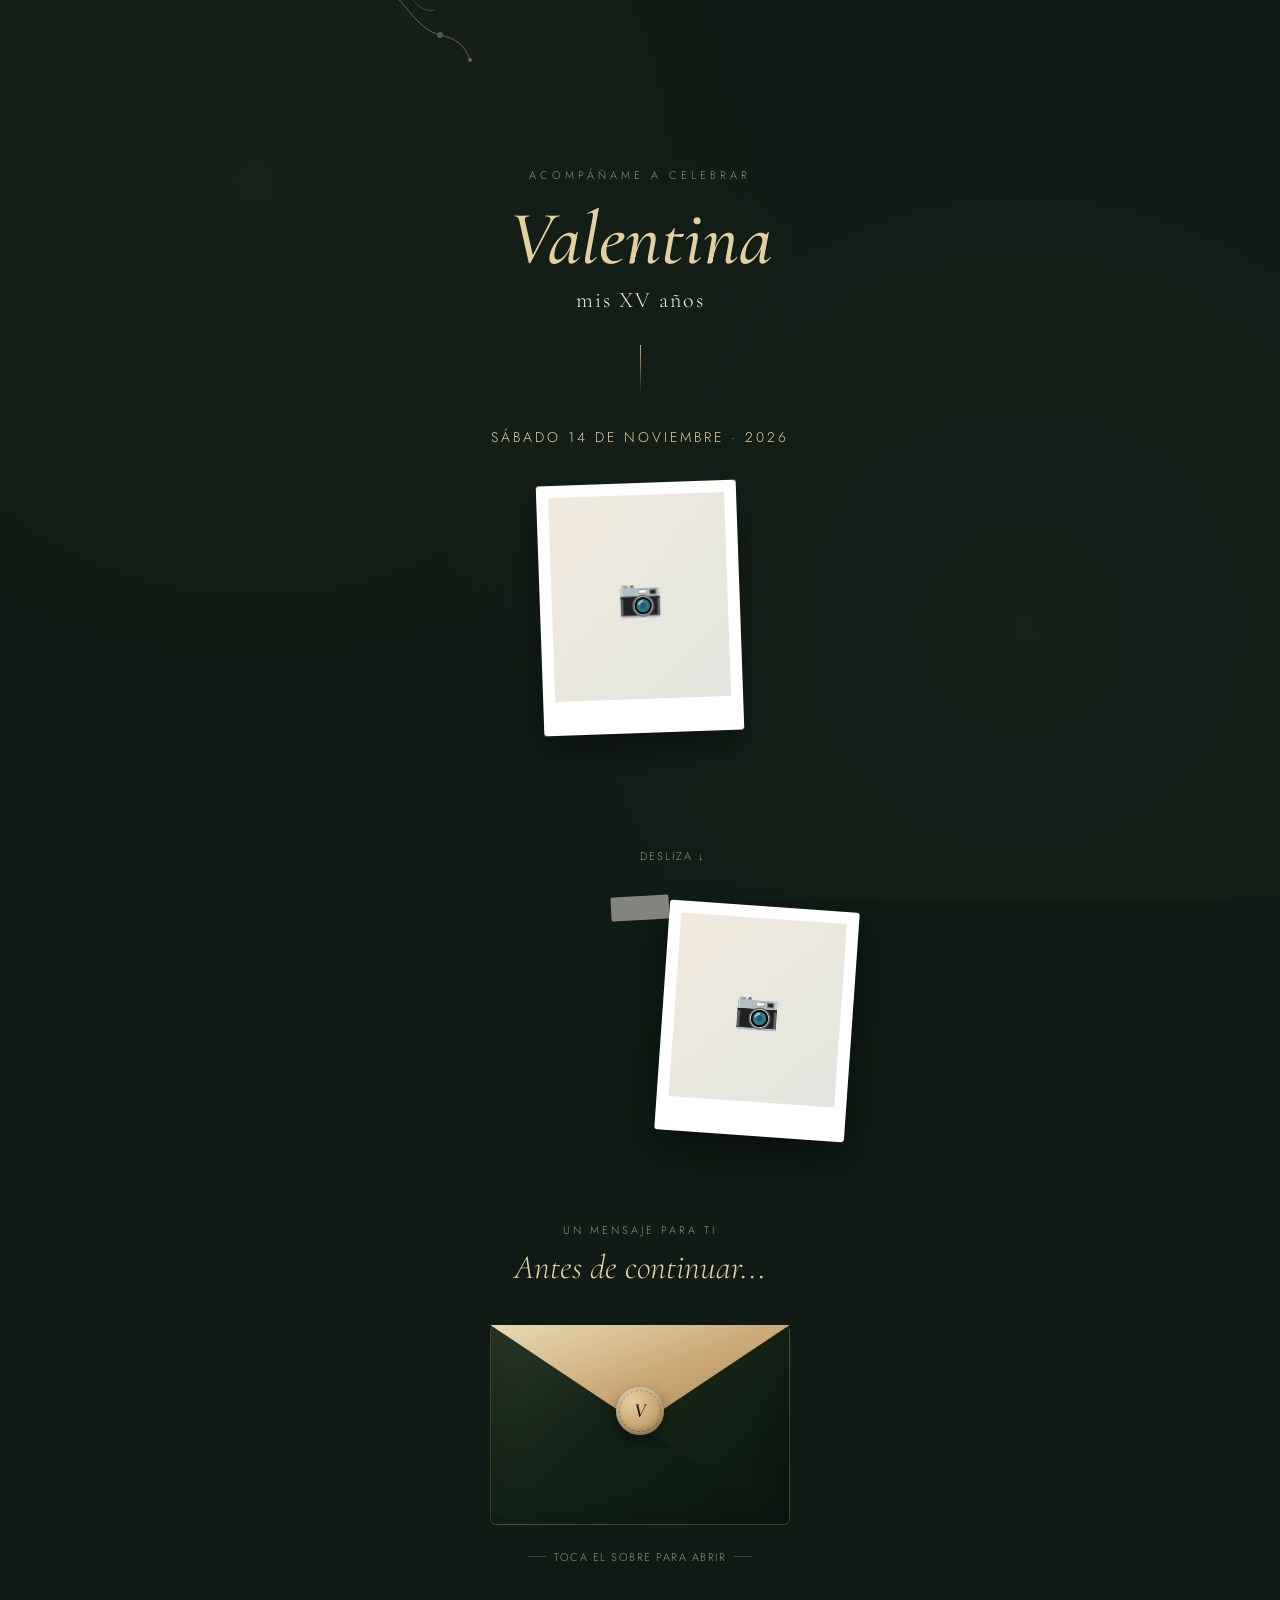
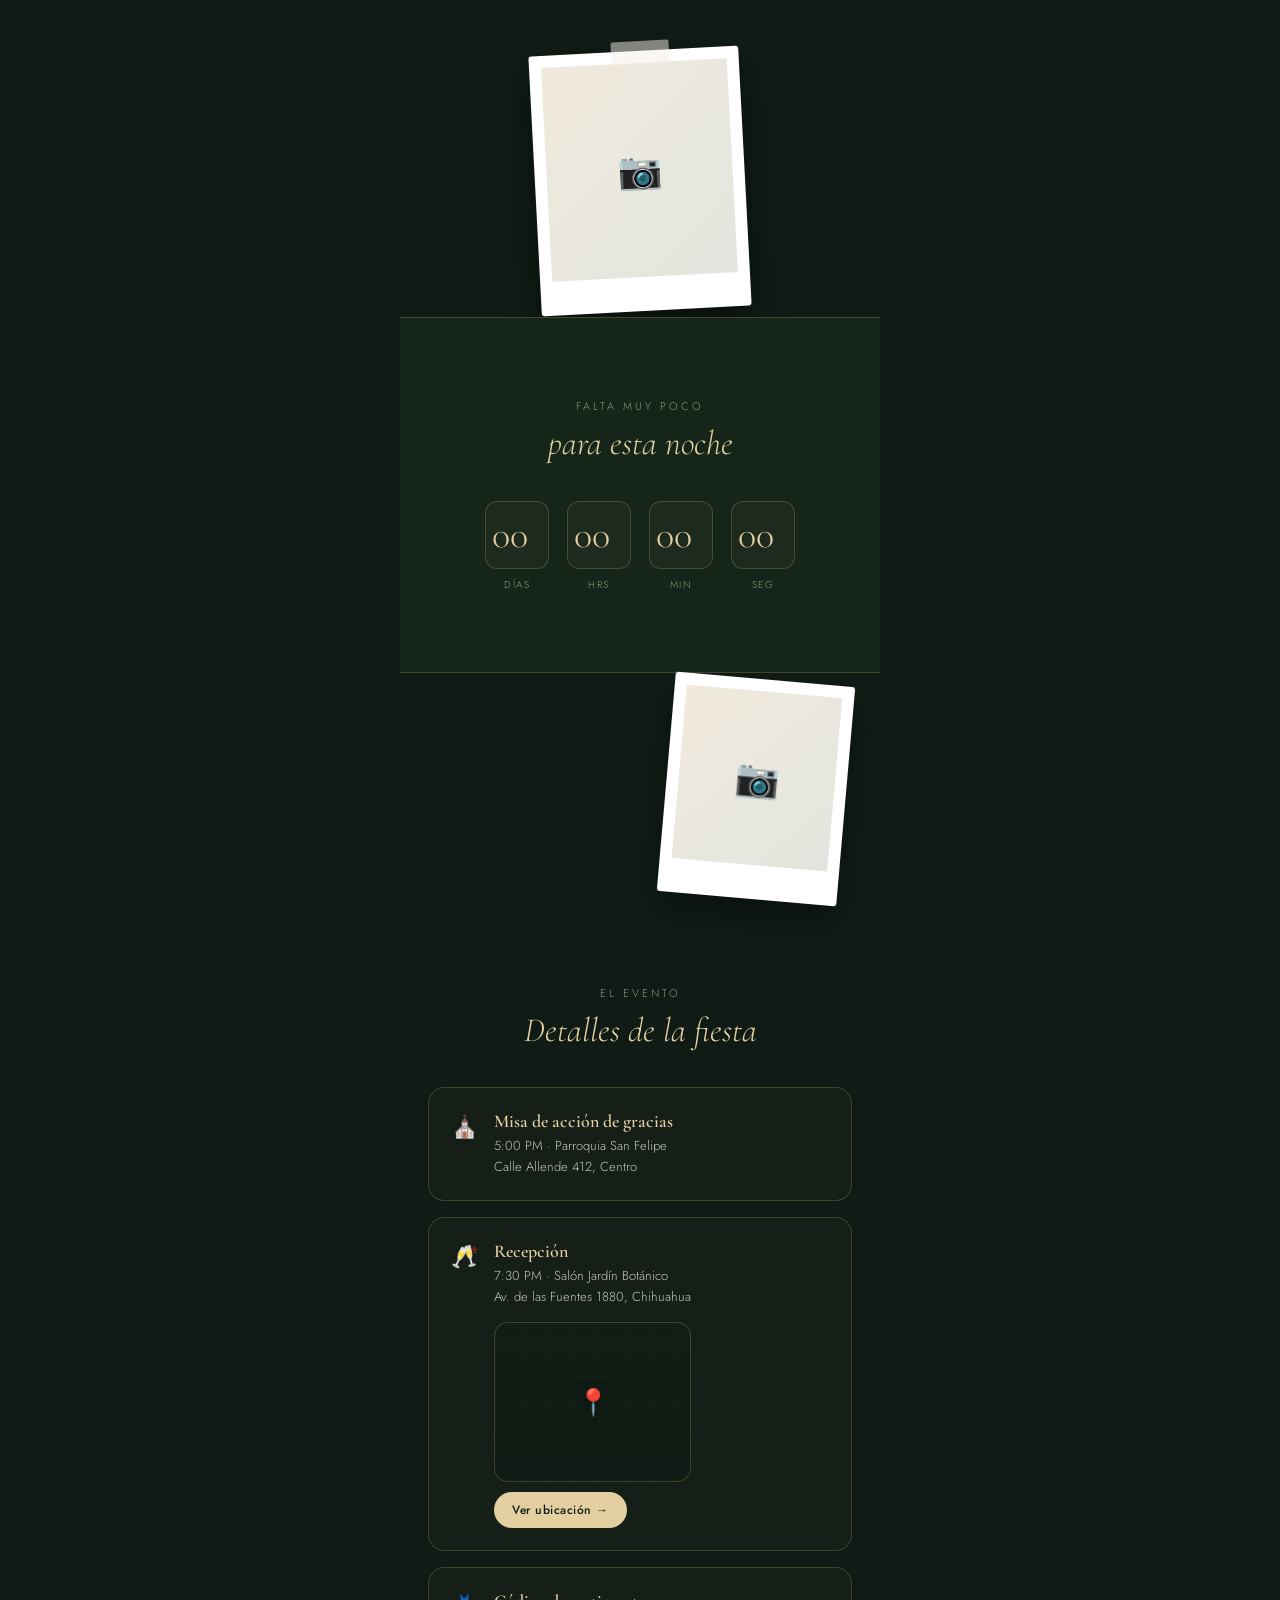
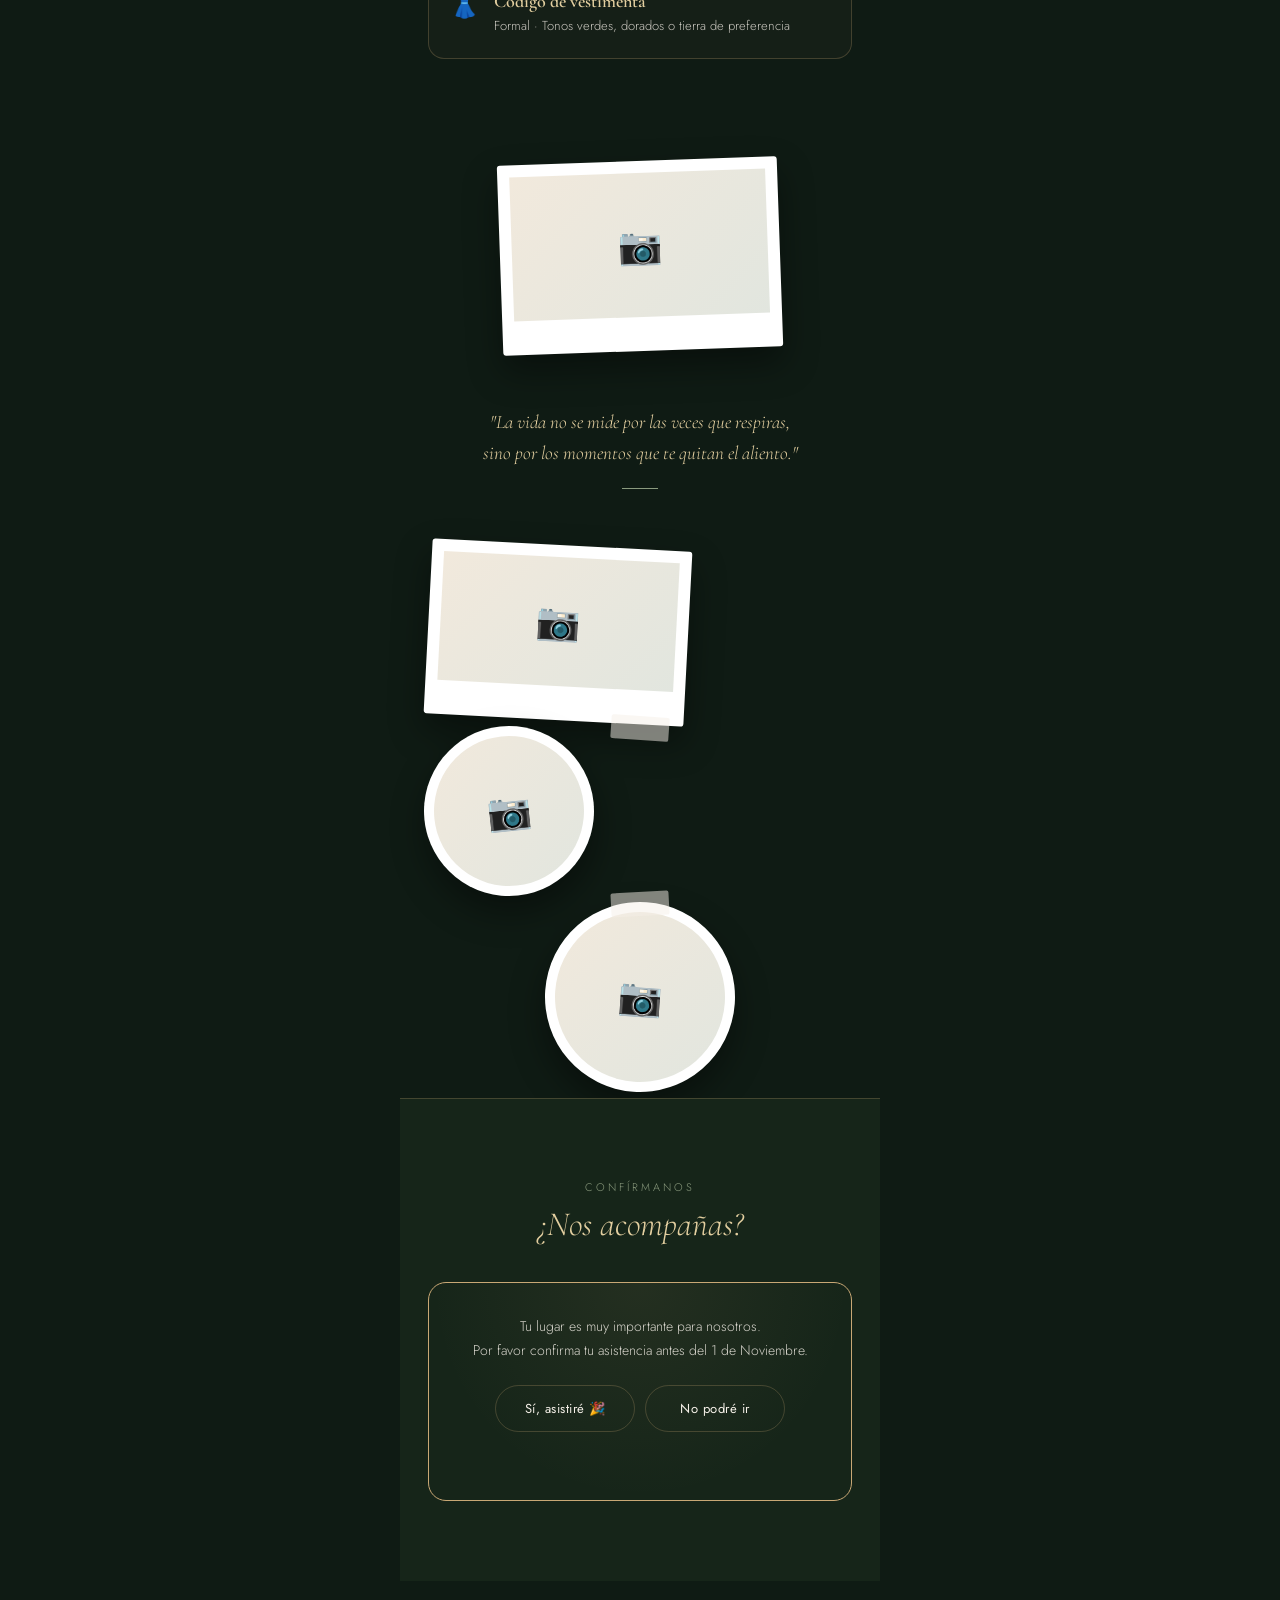
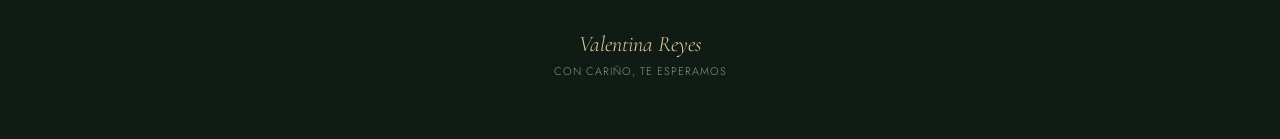
<file: servicios/SERVICIOS/Invitacion-Digital/Fiesta-XV/index.html>
<!DOCTYPE html>
<html lang="es">
<head>
<meta charset="UTF-8" />
<meta name="viewport" content="width=device-width, initial-scale=1.0" />
<title>Mis XV Años · Valentina Reyes</title>
<link rel="preconnect" href="https://fonts.googleapis.com" />
<link rel="preconnect" href="https://fonts.gstatic.com" crossorigin />
<link href="https://fonts.googleapis.com/css2?family=Cormorant+Garamond:ital,wght@0,400;0,500;0,600;1,500&family=Jost:wght@300;400;500;600&display=swap" rel="stylesheet" />
<link rel="stylesheet" href="style-invitacion.css" />
</head>
<body>

<div class="fireflies" id="fireflies"></div>

<div class="container">

  <!-- HERO -->
  <section id="hero">
    <svg class="branch branch-tl" viewBox="0 0 140 140" fill="none" xmlns="http://www.w3.org/2000/svg">
      <path d="M0 0 C 20 20, 30 40, 50 45 C 65 48, 75 55, 80 70" stroke="#c9a875" stroke-width="1"/>
      <circle cx="50" cy="45" r="3" fill="#8a9a7e"/>
      <circle cx="80" cy="70" r="2" fill="#c9a875"/>
      <path d="M20 5 C 28 18, 35 22, 45 20" stroke="#8a9a7e" stroke-width="0.8"/>
    </svg>

    <div class="eyebrow">Acompáñame a celebrar</div>
    <h1 class="hero-name">Valentina</h1>
    <div class="hero-sub">mis XV años</div>
    <div class="hero-divider"></div>
    <div class="hero-date">Sábado 14 de Noviembre · 2026</div>

    <div class="hero-photo reveal">
      <div class="photo-frame">
        <span class="photo-placeholder">📷</span>
      </div>
    </div>

    <div class="scroll-cue">desliza ↓</div>
  </section>

  <!-- FOTO ACENTO 1 -->
  <div class="photo-accent photo-accent--1 reveal">
    <div class="photo-frame">
      <span class="photo-placeholder">📷</span>
    </div>
    <div class="photo-tape"></div>
  </div>

  <!-- CARTA -->
  <section id="carta" class="reveal">
    <div class="section-label">Un mensaje para ti</div>
    <div class="section-title">Antes de continuar...</div>

    <div class="envelope-wrap">
      <div class="envelope" id="envelope">
        <div class="envelope-back"></div>
        <div class="letter" id="letter">
          <div class="letter-heading">✦ Para ti ✦</div>
          <p class="letter-text">Querida familia y amigos:</p>
          <p class="letter-text">Hoy quiero compartir con ustedes uno de los días más importantes de mi vida. Gracias por acompañarme en cada paso del camino y por ser parte de esta noche tan especial.</p>
          <p class="letter-text">Con todo mi cariño,</p>
          <p class="letter-signature">Valentina</p>
        </div>
        <div class="envelope-flap"></div>
        <div class="envelope-seal" id="envelopeSeal">
          <span>V</span>
        </div>
      </div>
      <p class="envelope-hint" id="envelopeHint">toca el sobre para abrir</p>
    </div>
  </section>

  <!-- FOTO ACENTO 4 -->
  <div class="photo-accent photo-accent--4 reveal">
    <div class="photo-frame">
      <span class="photo-placeholder">📷</span>
    </div>
    <div class="photo-tape"></div>
  </div>

  <!-- CUENTA REGRESIVA -->
  <section id="cuenta" class="reveal">
    <div class="section-label">Falta muy poco</div>
    <div class="section-title">para esta noche</div>
    <div class="countdown" id="countdown">
      <div class="countdown-unit"><div class="countdown-num" id="cd-days">--</div><div class="countdown-label">Días</div></div>
      <div class="countdown-unit"><div class="countdown-num" id="cd-hours">--</div><div class="countdown-label">Hrs</div></div>
      <div class="countdown-unit"><div class="countdown-num" id="cd-min">--</div><div class="countdown-label">Min</div></div>
      <div class="countdown-unit"><div class="countdown-num" id="cd-sec">--</div><div class="countdown-label">Seg</div></div>
    </div>
  </section>

  <!-- FOTO ACENTO 5 -->
  <div class="photo-accent photo-accent--5 reveal">
    <div class="photo-frame">
      <span class="photo-placeholder">📷</span>
    </div>
  </div>

  <!-- DETALLES DEL EVENTO -->
  <section id="detalles" class="reveal">
    <div class="section-label">El evento</div>
    <div class="section-title">Detalles de la fiesta</div>

    <div class="detail-card">
      <div class="detail-icon">⛪</div>
      <div>
        <h4>Misa de acción de gracias</h4>
        <p>5:00 PM · Parroquia San Felipe<br/>Calle Allende 412, Centro</p>
      </div>
    </div>

    <div class="detail-card">
      <div class="detail-icon">🥂</div>
      <div>
        <h4>Recepción</h4>
        <p>7:30 PM · Salón Jardín Botánico<br/>Av. de las Fuentes 1880, Chihuahua</p>
        <div class="map-frame">
          <span class="map-pin">📍</span>
        </div>
        <a href="https://maps.google.com" target="_blank" class="map-btn">Ver ubicación →</a>
      </div>
    </div>

    <div class="detail-card">
      <div class="detail-icon">👗</div>
      <div>
        <h4>Código de vestimenta</h4>
        <p>Formal · Tonos verdes, dorados o tierra de preferencia</p>
      </div>
    </div>
  </section>

  <!-- FOTO ACENTO 2 -->
  <div class="photo-accent photo-accent--2 reveal">
    <div class="photo-frame photo-frame--wide">
      <span class="photo-placeholder">📷</span>
    </div>
  </div>

  <!-- MENSAJE / QUOTE -->
  <section id="quote" class="reveal">
    <p class="quote-text">"La vida no se mide por las veces que respiras,<br/>sino por los momentos que te quitan el aliento."</p>
    <div class="quote-divider"></div>
  </section>

  <!-- FOTO ACENTO 6 -->
  <div class="photo-accent photo-accent--6 reveal">
    <div class="photo-frame photo-frame--wide">
      <span class="photo-placeholder">📷</span>
    </div>
  </div>

  <!-- FOTO ACENTO 3 -->
  <div class="photo-accent photo-accent--3 reveal">
    <div class="photo-frame photo-frame--round">
      <span class="photo-placeholder">📷</span>
    </div>
    <div class="photo-tape photo-tape--alt"></div>
  </div>

  <!-- FOTO ACENTO 7 -->
  <div class="photo-accent photo-accent--7 reveal">
    <div class="photo-frame photo-frame--round">
      <span class="photo-placeholder">📷</span>
    </div>
    <div class="photo-tape"></div>
  </div>

  <!-- RSVP -->
  <section id="rsvp" class="reveal">
    <div class="section-label">Confírmanos</div>
    <div class="section-title">¿Nos acompañas?</div>
    <div class="rsvp-card">
      <p>Tu lugar es muy importante para nosotros.<br/>Por favor confirma tu asistencia antes del 1 de Noviembre.</p>

      <div class="rsvp-options" id="rsvpOptions">
        <button class="rsvp-btn" id="btn-yes" data-respuesta="si">Sí, asistiré 🎉</button>
        <button class="rsvp-btn" id="btn-no" data-respuesta="no">No podré ir</button>
      </div>

      <form class="rsvp-form" id="rsvpForm">
        <div class="rsvp-form-label" id="rsvpFormLabel">Confirmando que <strong>asistirás</strong> 🎉</div>
        <input type="text" id="rsvpNombre" class="rsvp-input" placeholder="Tu nombre completo" required />
        <input type="number" id="rsvpAcompanantes" class="rsvp-input" placeholder="Número de acompañantes (incluyéndote)" min="1" value="1" required />
        <div class="rsvp-form-actions">
          <button type="button" class="rsvp-btn-back" id="rsvpBack">← Cambiar</button>
          <button type="submit" class="rsvp-btn-send">Enviar confirmación →</button>
        </div>
      </form>

      <div class="rsvp-confirm" id="rsvp-msg"></div>
    </div>
  </section>

  <footer>
    <div class="footer-name">Valentina Reyes</div>
    <div class="footer-note">CON CARIÑO, TE ESPERAMOS</div>
  </footer>

</div>

<script src="script-invitacion.js"></script>
</body>
</html>
</file>
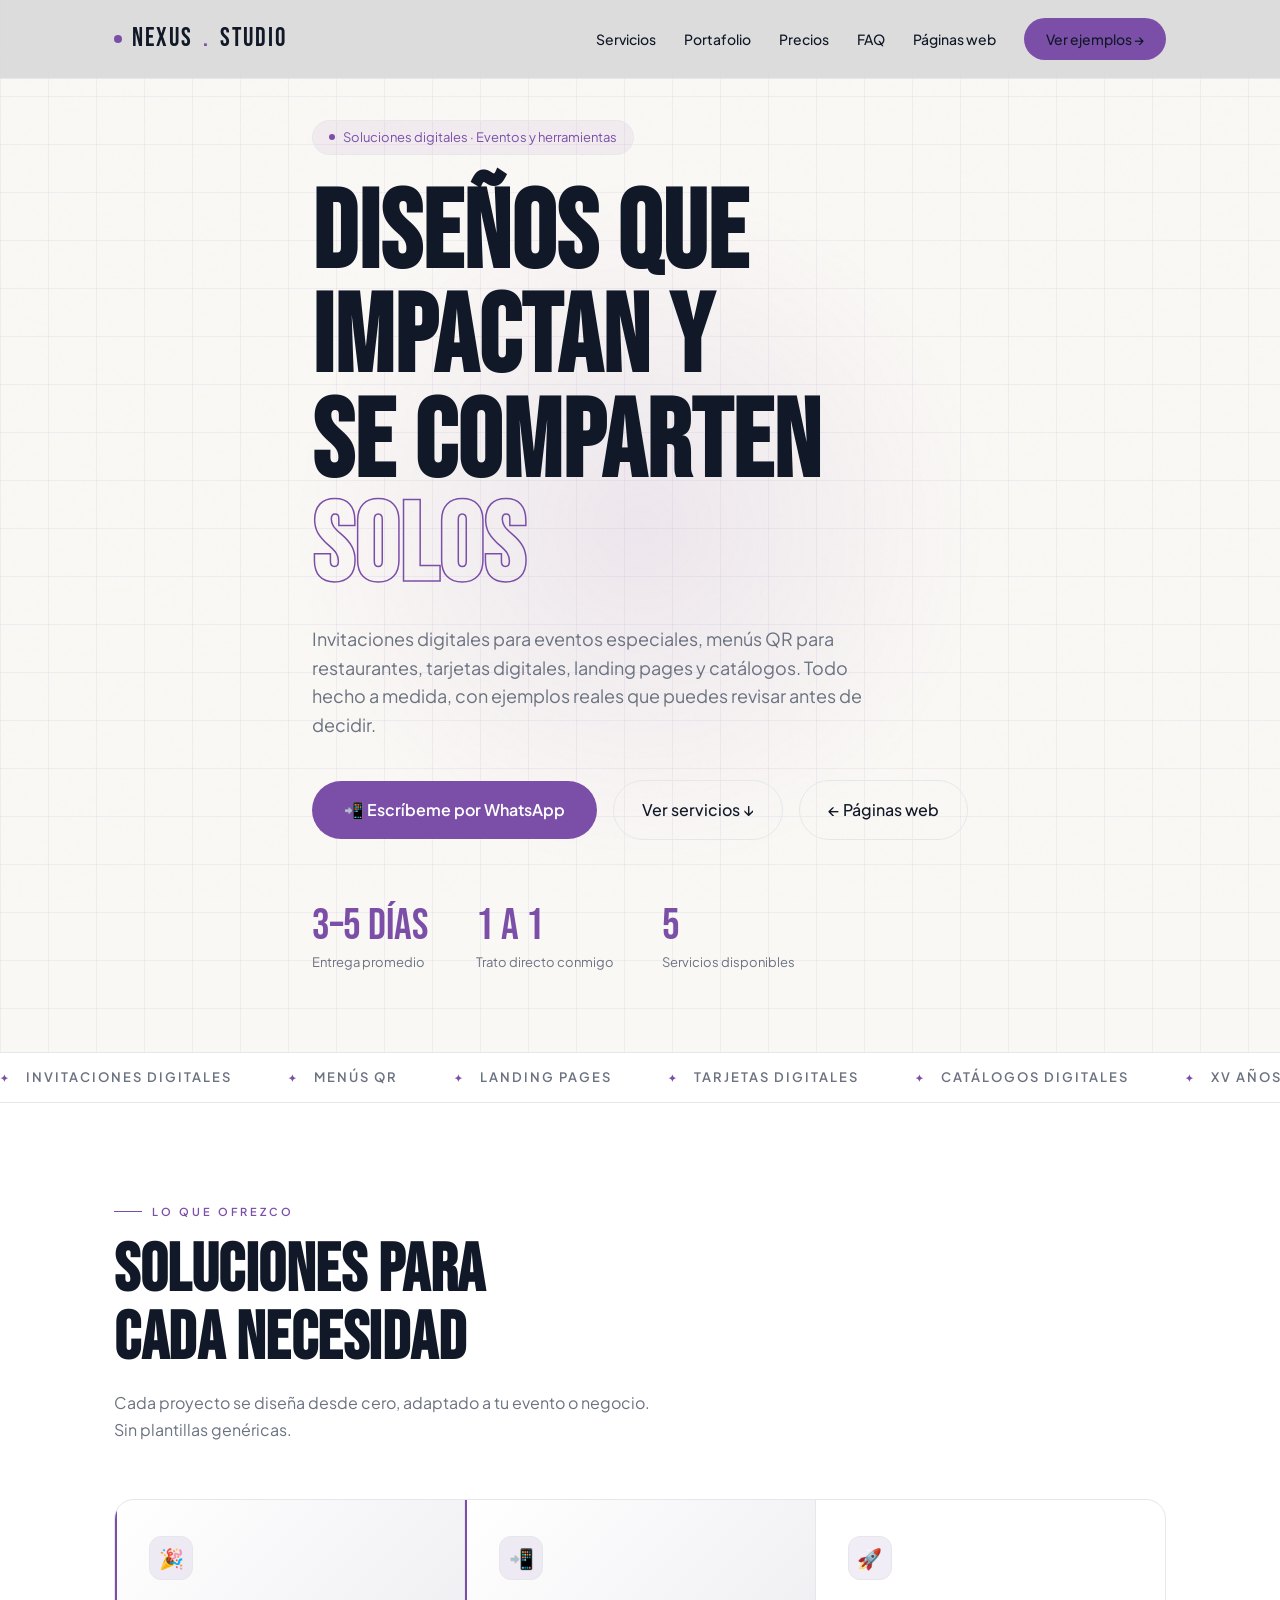
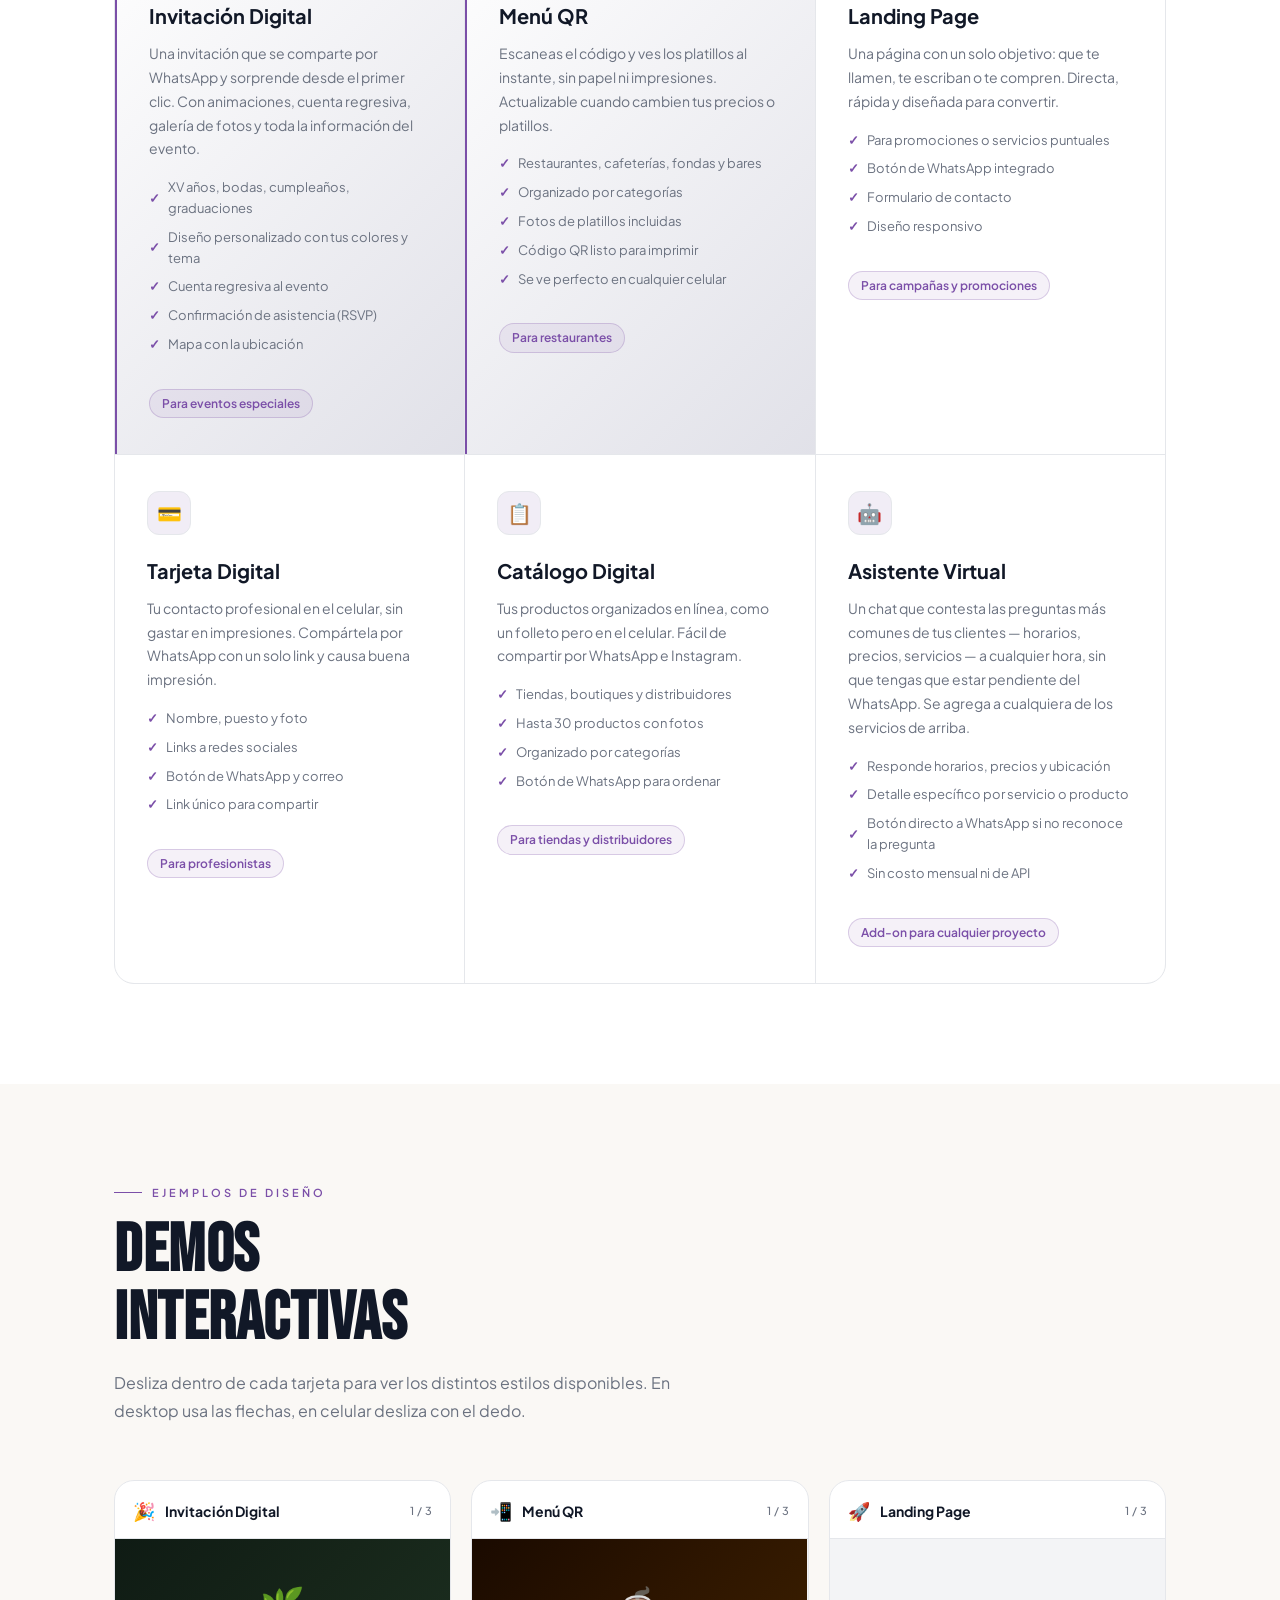
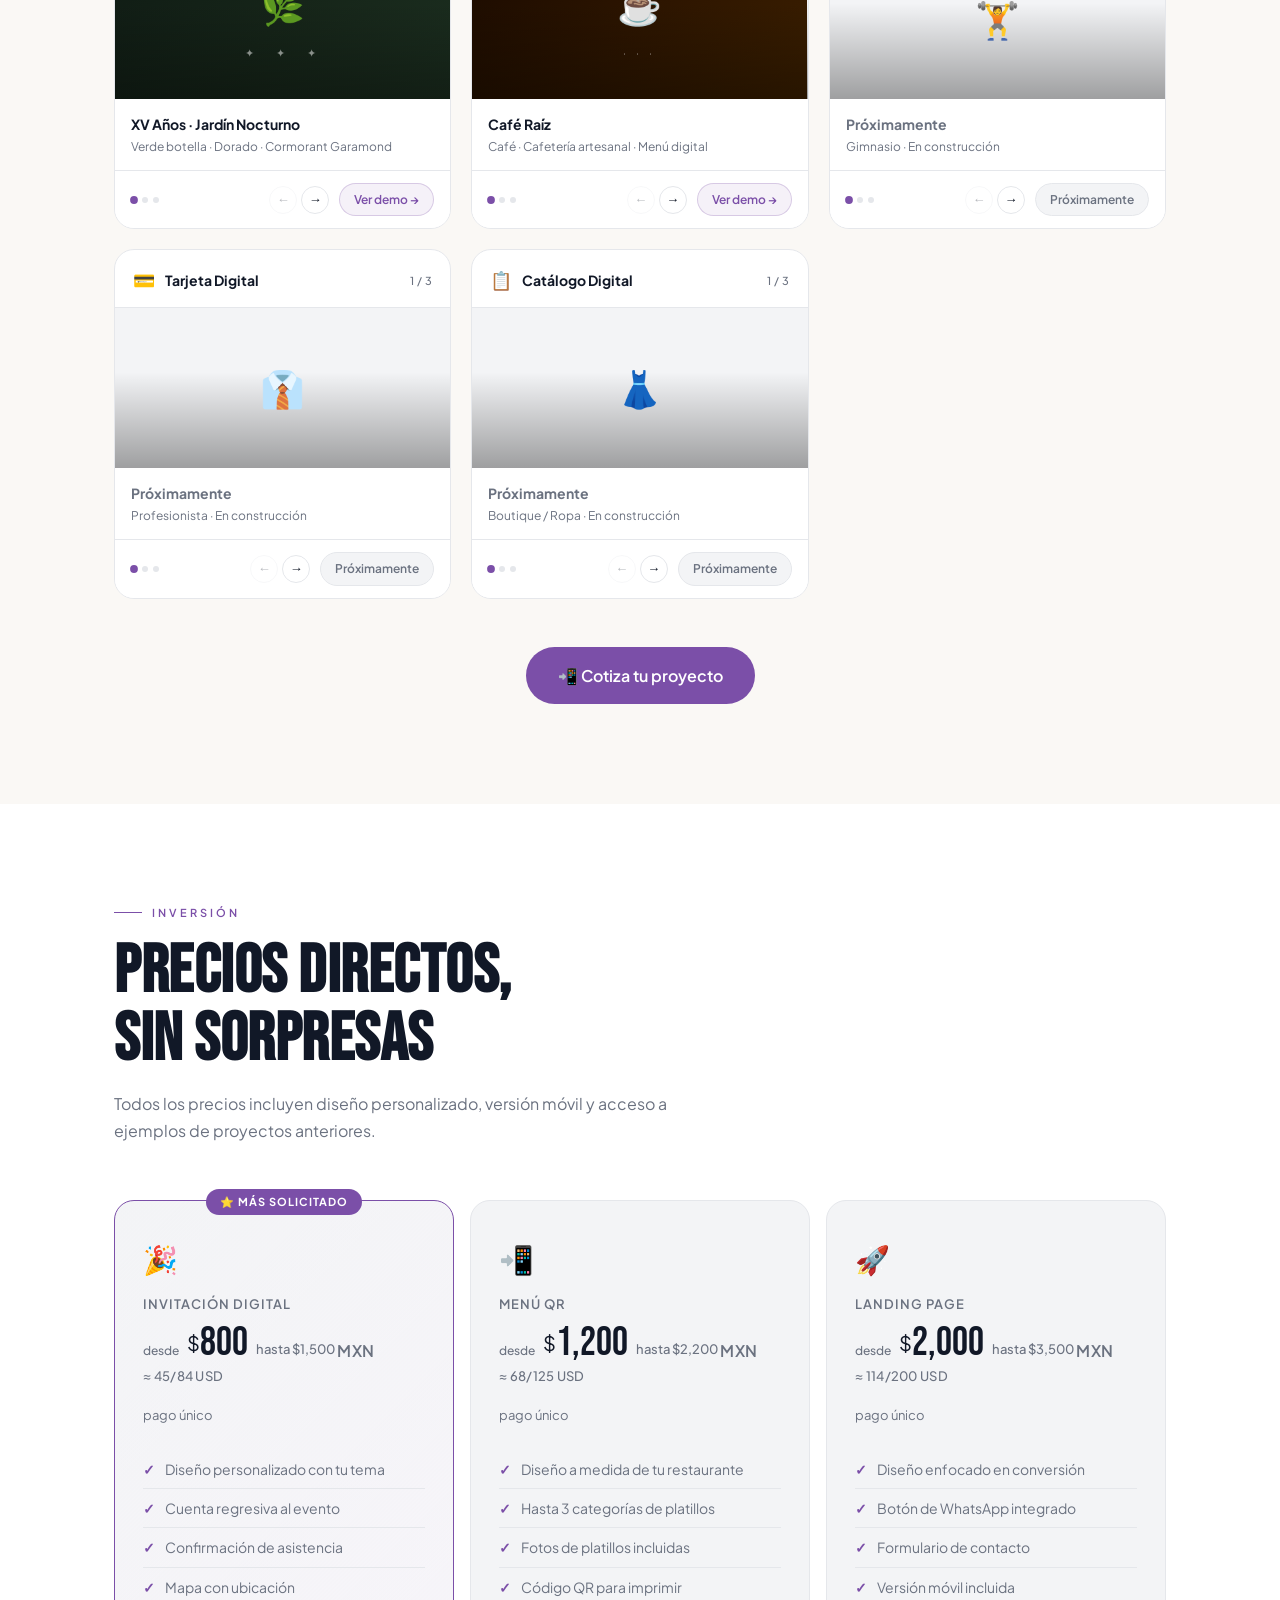
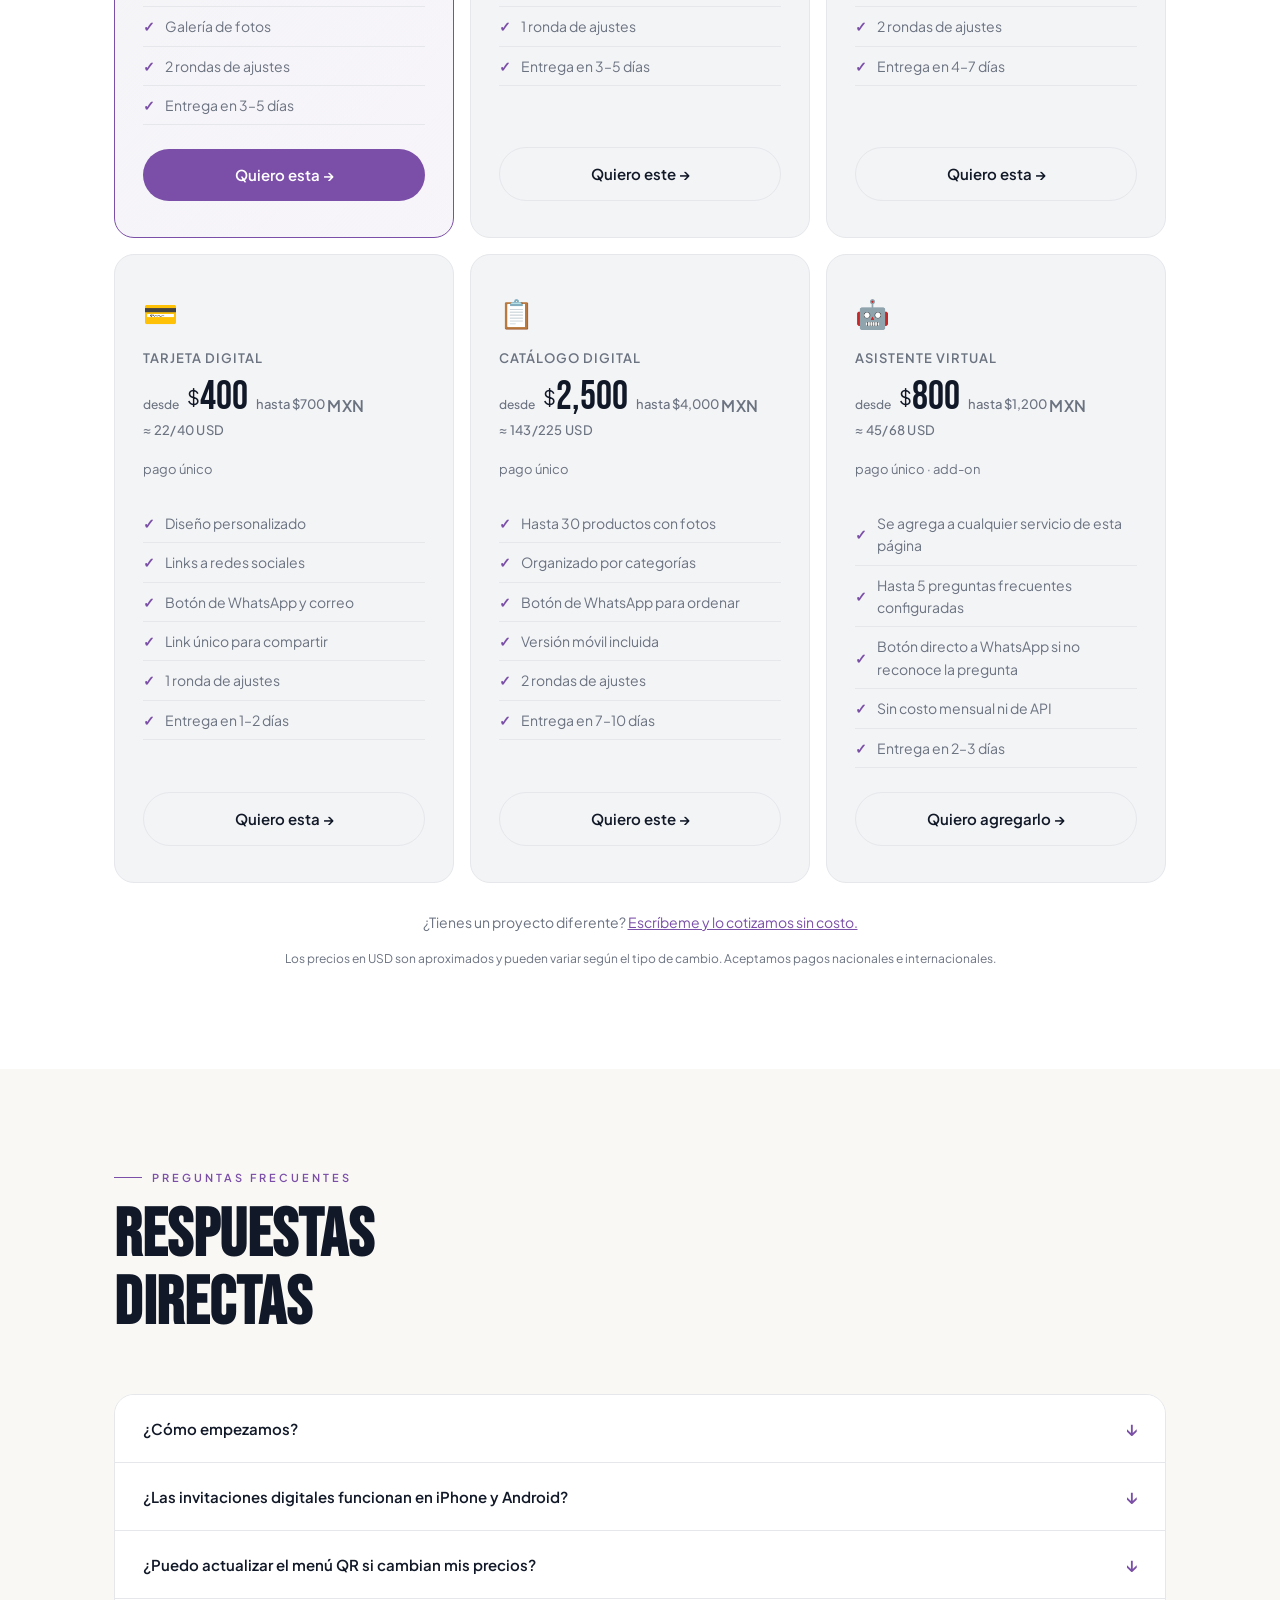
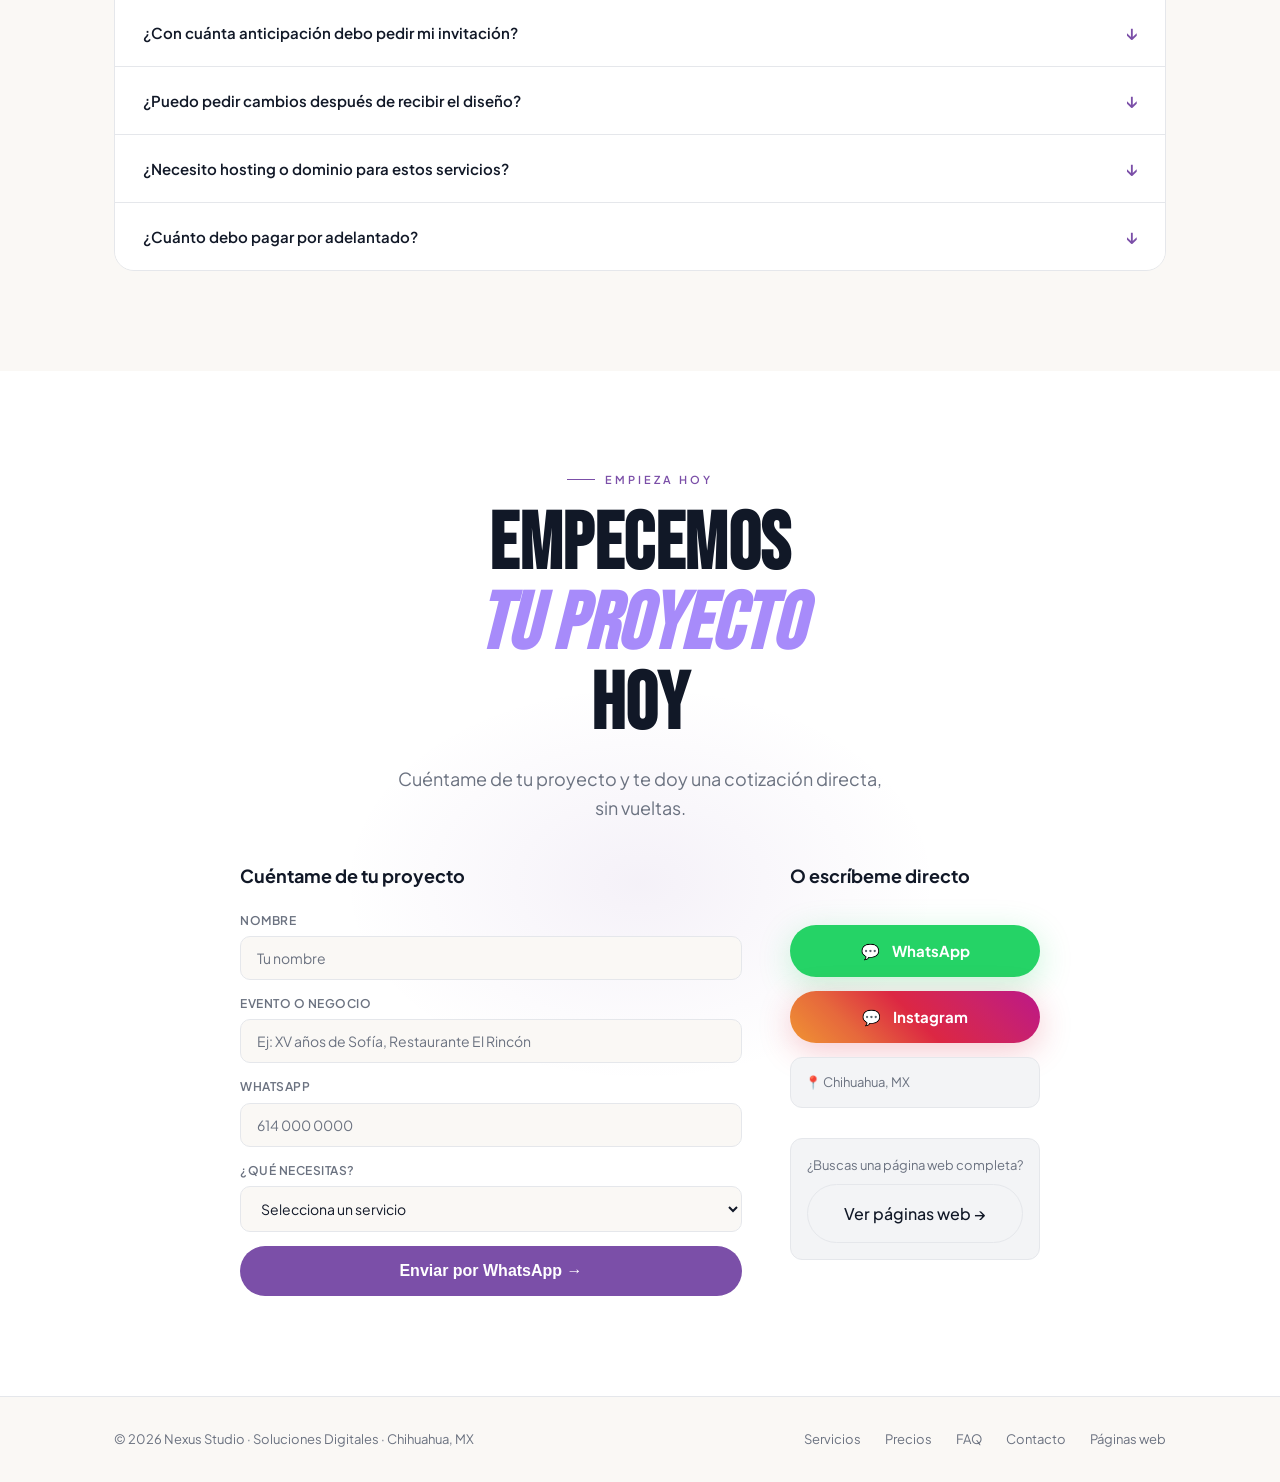
<file: servicios/index-servicios.html>
<!doctype html>
<html lang="es">
  <head>
    <meta charset="UTF-8" />
    <meta name="viewport" content="width=device-width, initial-scale=1.0" />
    <title>Nexus Studio | Invitaciones, Menús QR y Más</title>
    <link rel="preconnect" href="https://fonts.googleapis.com" />
    <link rel="preconnect" href="https://fonts.gstatic.com" crossorigin />
    <link
      href="https://fonts.googleapis.com/css2?family=Bebas+Neue&family=Plus+Jakarta+Sans:wght@300;400;500;600;700&display=swap"
      rel="stylesheet"
    />
    <link rel="stylesheet" href="../style-NEXUS-STUDIO.css" />
  </head>
  <body>
    <!-- NAV -->
    <nav>
      <div class="container">
        <a href="../index.html" class="logo">
          <span class="logo-dot"></span>
          NEXUS<span style="color: var(--purple)">.</span>STUDIO
        </a>
        <div class="nav-links">
          <a href="#servicios">Servicios</a>
          <a href="#portafolio">Portafolio</a>
          <a href="#precios">Precios</a>
          <a href="#faq">FAQ</a>
          <a href="../index.html">Páginas web</a>
          <a href="#portafolio" class="nav-cta">Ver ejemplos →</a>
        </div>
        <button class="nav-toggle" id="navToggle" aria-label="Abrir menú">
          <span></span><span></span><span></span>
        </button>
      </div>
      <div class="nav-mobile" id="navMobile">
        <a href="#servicios" class="nav-mobile-link">Servicios</a>
        <a href="#portafolio" class="nav-mobile-link">Portafolio</a>
        <a href="#precios" class="nav-mobile-link">Precios</a>
        <a href="#faq" class="nav-mobile-link">FAQ</a>
        <a href="../index.html" class="nav-mobile-link">Páginas web</a>
        <a href="#portafolio" class="nav-mobile-link nav-mobile-cta"
          >Ver ejemplos →</a
        >
      </div>
    </nav>

    <!-- HERO -->
    <section id="hero">
      <div class="grid-bg"></div>
      <div class="hero-glow"></div>
      <div class="container">
        <div class="hero-inner">
          <div class="hero-badge">
            <span></span> Soluciones digitales · Eventos y herramientas
          </div>
          <h1>
            DISEÑOS QUE<br />IMPACTAN Y<br />SE COMPARTEN<br /><em>SOLOS</em>
          </h1>
          <p class="hero-sub">
            Invitaciones digitales para eventos especiales, menús QR para
            restaurantes, tarjetas digitales, landing pages y catálogos. Todo
            hecho a medida, con ejemplos reales que puedes revisar antes de
            decidir.
          </p>
          <div class="hero-actions">
            <a
              href="https://wa.me/526143771797?text=Hola%20Nexus%20Studio%2C%20me%20interesa%20un%20proyecto"
              class="btn-primary"
              target="_blank"
            >
              📲 Escríbeme por WhatsApp
            </a>
            <a href="#servicios" class="btn-ghost">Ver servicios ↓</a>
            <a href="../index.html" class="btn-ghost">← Páginas web</a>
          </div>
          <div class="hero-stats">
            <div>
              <div class="stat-num">3–5 días</div>
              <div class="stat-label">Entrega promedio</div>
            </div>
            <div>
              <div class="stat-num">1 a 1</div>
              <div class="stat-label">Trato directo conmigo</div>
            </div>
            <div>
              <div class="stat-num">5</div>
              <div class="stat-label">Servicios disponibles</div>
            </div>
          </div>
        </div>
      </div>
    </section>

    <!-- MARQUEE -->
    <div class="marquee-wrap">
      <div class="marquee-track">
        <span>Invitaciones Digitales</span>
        <span>Menús QR</span>
        <span>Landing Pages</span>
        <span>Tarjetas Digitales</span>
        <span>Catálogos Digitales</span>
        <span>XV Años</span>
        <span>Bodas</span>
        <span>Restaurantes</span>
        <span>Invitaciones Digitales</span>
        <span>Menús QR</span>
        <span>Landing Pages</span>
        <span>Tarjetas Digitales</span>
        <span>Catálogos Digitales</span>
        <span>XV Años</span>
        <span>Bodas</span>
        <span>Restaurantes</span>
      </div>
    </div>

    <!-- SERVICIOS -->
    <section id="servicios">
      <div class="container">
        <div class="reveal">
          <div class="section-label">Lo que ofrezco</div>
          <h2>SOLUCIONES PARA<br />CADA NECESIDAD</h2>
          <p class="section-intro">
            Cada proyecto se diseña desde cero, adaptado a tu evento o negocio.
            Sin plantillas genéricas.
          </p>
        </div>
        <div class="services-grid reveal">
          <div class="service-card service-card--featured">
            <div class="service-icon">🎉</div>
            <h3>Invitación Digital</h3>
            <p>
              Una invitación que se comparte por WhatsApp y sorprende desde el
              primer clic. Con animaciones, cuenta regresiva, galería de fotos y
              toda la información del evento.
            </p>
            <div class="service-details">
              <div class="service-detail-item">
                <span>✓</span> XV años, bodas, cumpleaños, graduaciones
              </div>
              <div class="service-detail-item">
                <span>✓</span> Diseño personalizado con tus colores y tema
              </div>
              <div class="service-detail-item">
                <span>✓</span> Cuenta regresiva al evento
              </div>
              <div class="service-detail-item">
                <span>✓</span> Confirmación de asistencia (RSVP)
              </div>
              <div class="service-detail-item">
                <span>✓</span> Mapa con la ubicación
              </div>
            </div>
            <span class="service-tag">Para eventos especiales</span>
          </div>

          <div class="service-card service-card--featured">
            <div class="service-icon">📲</div>
            <h3>Menú QR</h3>
            <p>
              Escaneas el código y ves los platillos al instante, sin papel ni
              impresiones. Actualizable cuando cambien tus precios o platillos.
            </p>
            <div class="service-details">
              <div class="service-detail-item">
                <span>✓</span> Restaurantes, cafeterías, fondas y bares
              </div>
              <div class="service-detail-item">
                <span>✓</span> Organizado por categorías
              </div>
              <div class="service-detail-item">
                <span>✓</span> Fotos de platillos incluidas
              </div>
              <div class="service-detail-item">
                <span>✓</span> Código QR listo para imprimir
              </div>
              <div class="service-detail-item">
                <span>✓</span> Se ve perfecto en cualquier celular
              </div>
            </div>
            <span class="service-tag">Para restaurantes</span>
          </div>

          <div class="service-card">
            <div class="service-icon">🚀</div>
            <h3>Landing Page</h3>
            <p>
              Una página con un solo objetivo: que te llamen, te escriban o te
              compren. Directa, rápida y diseñada para convertir.
            </p>
            <div class="service-details">
              <div class="service-detail-item">
                <span>✓</span> Para promociones o servicios puntuales
              </div>
              <div class="service-detail-item">
                <span>✓</span> Botón de WhatsApp integrado
              </div>
              <div class="service-detail-item">
                <span>✓</span> Formulario de contacto
              </div>
              <div class="service-detail-item">
                <span>✓</span> Diseño responsivo
              </div>
            </div>
            <span class="service-tag">Para campañas y promociones</span>
          </div>

          <div class="service-card">
            <div class="service-icon">💳</div>
            <h3>Tarjeta Digital</h3>
            <p>
              Tu contacto profesional en el celular, sin gastar en impresiones.
              Compártela por WhatsApp con un solo link y causa buena impresión.
            </p>
            <div class="service-details">
              <div class="service-detail-item">
                <span>✓</span> Nombre, puesto y foto
              </div>
              <div class="service-detail-item">
                <span>✓</span> Links a redes sociales
              </div>
              <div class="service-detail-item">
                <span>✓</span> Botón de WhatsApp y correo
              </div>
              <div class="service-detail-item">
                <span>✓</span> Link único para compartir
              </div>
            </div>
            <span class="service-tag">Para profesionistas</span>
          </div>

          <div class="service-card">
            <div class="service-icon">📋</div>
            <h3>Catálogo Digital</h3>
            <p>
              Tus productos organizados en línea, como un folleto pero en el
              celular. Fácil de compartir por WhatsApp e Instagram.
            </p>
            <div class="service-details">
              <div class="service-detail-item">
                <span>✓</span> Tiendas, boutiques y distribuidores
              </div>
              <div class="service-detail-item">
                <span>✓</span> Hasta 30 productos con fotos
              </div>
              <div class="service-detail-item">
                <span>✓</span> Organizado por categorías
              </div>
              <div class="service-detail-item">
                <span>✓</span> Botón de WhatsApp para ordenar
              </div>
            </div>
            <span class="service-tag">Para tiendas y distribuidores</span>
          </div>

          <div class="service-card">
            <div class="service-icon">🤖</div>
            <h3>Asistente Virtual</h3>
            <p>
              Un chat que contesta las preguntas más comunes de tus clientes —
              horarios, precios, servicios — a cualquier hora, sin que tengas
              que estar pendiente del WhatsApp. Se agrega a cualquiera de los
              servicios de arriba.
            </p>
            <div class="service-details">
              <div class="service-detail-item">
                <span>✓</span> Responde horarios, precios y ubicación
              </div>
              <div class="service-detail-item">
                <span>✓</span> Detalle específico por servicio o producto
              </div>
              <div class="service-detail-item">
                <span>✓</span> Botón directo a WhatsApp si no reconoce la
                pregunta
              </div>
              <div class="service-detail-item">
                <span>✓</span> Sin costo mensual ni de API
              </div>
            </div>
            <span class="service-tag">Add-on para cualquier proyecto</span>
          </div>
        </div>
      </div>
    </section>

    <!-- PORTAFOLIO CON SLIDER -->
    <section id="portafolio">
      <div class="container">
        <div class="reveal">
          <div class="section-label">Ejemplos de diseño</div>
          <h2>DEMOS<br />INTERACTIVAS</h2>
          <p class="section-intro">
            Desliza dentro de cada tarjeta para ver los distintos estilos
            disponibles. En desktop usa las flechas, en celular desliza con el
            dedo.
          </p>
        </div>

        <div class="demo-cards-grid reveal">
          <!-- INVITACIÓN DIGITAL: 2 demos reales + 1 próximamente -->
          <div class="demo-card">
            <div class="demo-card-header">
              <span class="demo-card-icon">🎉</span>
              <span class="demo-card-service">Invitación Digital</span>
              <span class="demo-card-count"
                ><span class="demo-current">1</span> / 3</span
              >
            </div>
            <div class="demo-slider" data-slider>
              <!-- Slide 1 -->
              <div
                class="demo-slide"
                data-url="SERVICIOS/Invitacion-Digital/Fiesta-XV/index.html"
              >
                <div
                  class="demo-preview"
                  style="
                    background: linear-gradient(
                      135deg,
                      #0f1b14 0%,
                      #162519 50%,
                      #1c2f20 100%
                    );
                  "
                >
                  <div class="demo-preview-icon">🌿</div>
                  <div class="demo-preview-stars">✦ &nbsp; ✦ &nbsp; ✦</div>
                </div>
                <div class="demo-slide-info">
                  <div class="demo-slide-name">XV Años · Jardín Nocturno</div>
                  <div class="demo-slide-desc">
                    Verde botella · Dorado · Cormorant Garamond
                  </div>
                </div>
              </div>
              <!-- Slide 2 -->
              <div
                class="demo-slide"
                data-url="SERVICIOS/Invitacion-Digital/BODA/index.html"
              >
                <div
                  class="demo-preview"
                  style="
                    background: linear-gradient(
                      135deg,
                      #0a0f2e 0%,
                      #0d1540 50%,
                      #111a4a 100%
                    );
                  "
                >
                  <div class="demo-preview-icon">🌙</div>
                  <div class="demo-preview-stars">✦ &nbsp; ✦ &nbsp; ✦</div>
                </div>
                <div class="demo-slide-info">
                  <div class="demo-slide-name">Boda · Celestial</div>
                  <div class="demo-slide-desc">
                    Azul marino · Plata · Canvas de estrellas
                  </div>
                </div>
              </div>
              <!-- Slide 3: próximamente -->
              <div class="demo-slide demo-slide--coming" data-url="">
                <div class="demo-preview demo-preview--soon">
                  <div class="demo-preview-icon">✨</div>
                </div>
                <div class="demo-slide-info">
                  <div class="demo-slide-name">Próximamente</div>
                  <div class="demo-slide-desc">Nuevo tema en construcción</div>
                </div>
              </div>
            </div>
            <div class="demo-card-footer">
              <div class="demo-dots"></div>
              <div class="demo-arrows">
                <button
                  class="demo-arrow demo-arrow--prev"
                  aria-label="Anterior"
                >
                  ←
                </button>
                <button
                  class="demo-arrow demo-arrow--next"
                  aria-label="Siguiente"
                >
                  →
                </button>
              </div>
              <a href="#" class="demo-open-btn" target="_blank">Ver demo →</a>
            </div>
          </div>

          <!-- MENÚ QR: 1 demo real + 2 próximamente -->
          <div class="demo-card">
            <div class="demo-card-header">
              <span class="demo-card-icon">📲</span>
              <span class="demo-card-service">Menú QR</span>
              <span class="demo-card-count"
                ><span class="demo-current">1</span> / 3</span
              >
            </div>
            <div class="demo-slider" data-slider>
              <!-- Slide 1 -->
              <div class="demo-slide" data-url="SERVICIOS/Menu QR/index.html">
                <div
                  class="demo-preview"
                  style="
                    background: linear-gradient(
                      135deg,
                      #1a0a00 0%,
                      #2d1500 50%,
                      #3d2000 100%
                    );
                  "
                >
                  <div class="demo-preview-icon">☕</div>
                  <div class="demo-preview-stars">· · ·</div>
                </div>
                <div class="demo-slide-info">
                  <div class="demo-slide-name">Café Raíz</div>
                  <div class="demo-slide-desc">
                    Café · Cafetería artesanal · Menú digital
                  </div>
                </div>
              </div>
              <!-- Slides próximamente -->
              <div class="demo-slide demo-slide--coming" data-url="">
                <div class="demo-preview demo-preview--soon">
                  <div class="demo-preview-icon">🍽️</div>
                </div>
                <div class="demo-slide-info">
                  <div class="demo-slide-name">Próximamente</div>
                  <div class="demo-slide-desc">
                    Restaurante · En construcción
                  </div>
                </div>
              </div>
              <div class="demo-slide demo-slide--coming" data-url="">
                <div class="demo-preview demo-preview--soon">
                  <div class="demo-preview-icon">🍹</div>
                </div>
                <div class="demo-slide-info">
                  <div class="demo-slide-name">Próximamente</div>
                  <div class="demo-slide-desc">
                    Bar / Cantina · En construcción
                  </div>
                </div>
              </div>
            </div>
            <div class="demo-card-footer">
              <div class="demo-dots"></div>
              <div class="demo-arrows">
                <button
                  class="demo-arrow demo-arrow--prev"
                  aria-label="Anterior"
                >
                  ←
                </button>
                <button
                  class="demo-arrow demo-arrow--next"
                  aria-label="Siguiente"
                >
                  →
                </button>
              </div>
              <a href="#" class="demo-open-btn" target="_blank">Ver demo →</a>
            </div>
          </div>

          <!-- LANDING PAGE: próximamente -->
          <div class="demo-card">
            <div class="demo-card-header">
              <span class="demo-card-icon">🚀</span>
              <span class="demo-card-service">Landing Page</span>
              <span class="demo-card-count"
                ><span class="demo-current">1</span> / 3</span
              >
            </div>
            <div class="demo-slider" data-slider>
              <div class="demo-slide demo-slide--coming" data-url="">
                <div class="demo-preview demo-preview--soon">
                  <div class="demo-preview-icon">🏋️</div>
                </div>
                <div class="demo-slide-info">
                  <div class="demo-slide-name">Próximamente</div>
                  <div class="demo-slide-desc">Gimnasio · En construcción</div>
                </div>
              </div>
              <div class="demo-slide demo-slide--coming" data-url="">
                <div class="demo-preview demo-preview--soon">
                  <div class="demo-preview-icon">🦷</div>
                </div>
                <div class="demo-slide-info">
                  <div class="demo-slide-name">Próximamente</div>
                  <div class="demo-slide-desc">
                    Clínica dental · En construcción
                  </div>
                </div>
              </div>
              <div class="demo-slide demo-slide--coming" data-url="">
                <div class="demo-preview demo-preview--soon">
                  <div class="demo-preview-icon">✂️</div>
                </div>
                <div class="demo-slide-info">
                  <div class="demo-slide-name">Próximamente</div>
                  <div class="demo-slide-desc">Barbería · En construcción</div>
                </div>
              </div>
            </div>
            <div class="demo-card-footer">
              <div class="demo-dots"></div>
              <div class="demo-arrows">
                <button
                  class="demo-arrow demo-arrow--prev"
                  aria-label="Anterior"
                >
                  ←
                </button>
                <button
                  class="demo-arrow demo-arrow--next"
                  aria-label="Siguiente"
                >
                  →
                </button>
              </div>
              <a
                href="#"
                class="demo-open-btn demo-open-btn--disabled"
                target="_blank"
                >Próximamente</a
              >
            </div>
          </div>

          <!-- TARJETA DIGITAL: próximamente -->
          <div class="demo-card">
            <div class="demo-card-header">
              <span class="demo-card-icon">💳</span>
              <span class="demo-card-service">Tarjeta Digital</span>
              <span class="demo-card-count"
                ><span class="demo-current">1</span> / 3</span
              >
            </div>
            <div class="demo-slider" data-slider>
              <div class="demo-slide demo-slide--coming" data-url="">
                <div class="demo-preview demo-preview--soon">
                  <div class="demo-preview-icon">👔</div>
                </div>
                <div class="demo-slide-info">
                  <div class="demo-slide-name">Próximamente</div>
                  <div class="demo-slide-desc">
                    Profesionista · En construcción
                  </div>
                </div>
              </div>
              <div class="demo-slide demo-slide--coming" data-url="">
                <div class="demo-preview demo-preview--soon">
                  <div class="demo-preview-icon">🏠</div>
                </div>
                <div class="demo-slide-info">
                  <div class="demo-slide-name">Próximamente</div>
                  <div class="demo-slide-desc">
                    Agente inmobiliario · En construcción
                  </div>
                </div>
              </div>
              <div class="demo-slide demo-slide--coming" data-url="">
                <div class="demo-preview demo-preview--soon">
                  <div class="demo-preview-icon">🎨</div>
                </div>
                <div class="demo-slide-info">
                  <div class="demo-slide-name">Próximamente</div>
                  <div class="demo-slide-desc">
                    Freelancer creativo · En construcción
                  </div>
                </div>
              </div>
            </div>
            <div class="demo-card-footer">
              <div class="demo-dots"></div>
              <div class="demo-arrows">
                <button
                  class="demo-arrow demo-arrow--prev"
                  aria-label="Anterior"
                >
                  ←
                </button>
                <button
                  class="demo-arrow demo-arrow--next"
                  aria-label="Siguiente"
                >
                  →
                </button>
              </div>
              <a href="#" class="demo-open-btn demo-open-btn--disabled"
                >Próximamente</a
              >
            </div>
          </div>

          <!-- CATÁLOGO DIGITAL: próximamente -->
          <div class="demo-card">
            <div class="demo-card-header">
              <span class="demo-card-icon">📋</span>
              <span class="demo-card-service">Catálogo Digital</span>
              <span class="demo-card-count"
                ><span class="demo-current">1</span> / 3</span
              >
            </div>
            <div class="demo-slider" data-slider>
              <div class="demo-slide demo-slide--coming" data-url="">
                <div class="demo-preview demo-preview--soon">
                  <div class="demo-preview-icon">👗</div>
                </div>
                <div class="demo-slide-info">
                  <div class="demo-slide-name">Próximamente</div>
                  <div class="demo-slide-desc">
                    Boutique / Ropa · En construcción
                  </div>
                </div>
              </div>
              <div class="demo-slide demo-slide--coming" data-url="">
                <div class="demo-preview demo-preview--soon">
                  <div class="demo-preview-icon">🛋️</div>
                </div>
                <div class="demo-slide-info">
                  <div class="demo-slide-name">Próximamente</div>
                  <div class="demo-slide-desc">Mueblería · En construcción</div>
                </div>
              </div>
              <div class="demo-slide demo-slide--coming" data-url="">
                <div class="demo-preview demo-preview--soon">
                  <div class="demo-preview-icon">🌿</div>
                </div>
                <div class="demo-slide-info">
                  <div class="demo-slide-name">Próximamente</div>
                  <div class="demo-slide-desc">
                    Productos naturales · En construcción
                  </div>
                </div>
              </div>
            </div>
            <div class="demo-card-footer">
              <div class="demo-dots"></div>
              <div class="demo-arrows">
                <button
                  class="demo-arrow demo-arrow--prev"
                  aria-label="Anterior"
                >
                  ←
                </button>
                <button
                  class="demo-arrow demo-arrow--next"
                  aria-label="Siguiente"
                >
                  →
                </button>
              </div>
              <a href="#" class="demo-open-btn demo-open-btn--disabled"
                >Próximamente</a
              >
            </div>
          </div>
        </div>
        <!-- /demo-cards-grid -->

        <div class="reveal" style="text-align: center; margin-top: 48px">
          <a
            href="https://wa.me/526143771797?text=Hola%20Nexus%20Studio%2C%20vi%20los%20ejemplos%20y%20quiero%20cotizar%20mi%20proyecto"
            class="btn-primary"
            target="_blank"
          >
            📲 Cotiza tu proyecto
          </a>
        </div>
      </div>
    </section>

    <!-- PRECIOS -->
    <section id="precios">
      <div class="container">
        <div class="reveal">
          <div class="section-label">Inversión</div>
          <h2>PRECIOS DIRECTOS,<br />SIN SORPRESAS</h2>
          <p class="section-intro">
            Todos los precios incluyen diseño personalizado, versión móvil y
            acceso a ejemplos de proyectos anteriores.
          </p>
        </div>

        <div class="pricing-grid-servicios reveal">
          <!-- INVITACIÓN DIGITAL -->
          <div class="price-card-servicio featured-servicio">
            <div class="featured-servicio-badge">⭐ MÁS SOLICITADO</div>
            <div class="price-servicio-icon">🎉</div>
            <div class="price-plan">Invitación Digital</div>
            <div class="price-range">
              <span class="price-from">desde</span>
              <div class="price-amount"><sup>$</sup>800</div>
              <span class="price-to"
                >hasta $1,500 <span class="price-currency">MXN</span></span
              >
            </div>
            <div class="price-usd">≈ 45/84 USD</div>
            <div class="price-period">pago único</div>
            <ul class="price-features">
              <li>Diseño personalizado con tu tema</li>
              <li>Cuenta regresiva al evento</li>
              <li>Confirmación de asistencia</li>
              <li>Mapa con ubicación</li>
              <li>Galería de fotos</li>
              <li>2 rondas de ajustes</li>
              <li>Entrega en 3–5 días</li>
            </ul>
            <a
              href="https://wa.me/526143771797?text=Hola%20Nexus%20Studio%2C%20me%20interesa%20una%20invitaci%C3%B3n%20digital"
              class="price-cta featured-cta"
              target="_blank"
              >Quiero esta →</a
            >
          </div>

          <!-- MENÚ QR -->
          <div class="price-card-servicio">
            <div class="price-servicio-icon">📲</div>
            <div class="price-plan">Menú QR</div>
            <div class="price-range">
              <span class="price-from">desde</span>
              <div class="price-amount"><sup>$</sup>1,200</div>
              <span class="price-to"
                >hasta $2,200 <span class="price-currency">MXN</span></span
              >
            </div>
            <div class="price-usd">≈ 68/125 USD</div>
            <div class="price-period">pago único</div>
            <ul class="price-features">
              <li>Diseño a medida de tu restaurante</li>
              <li>Hasta 3 categorías de platillos</li>
              <li>Fotos de platillos incluidas</li>
              <li>Código QR para imprimir</li>
              <li>1 ronda de ajustes</li>
              <li>Entrega en 3–5 días</li>
            </ul>
            <a
              href="https://wa.me/526143771797?text=Hola%20Nexus%20Studio%2C%20me%20interesa%20un%20men%C3%BA%20QR"
              class="price-cta"
              target="_blank"
              >Quiero este →</a
            >
          </div>

          <!-- LANDING PAGE -->
          <div class="price-card-servicio">
            <div class="price-servicio-icon">🚀</div>
            <div class="price-plan">Landing Page</div>
            <div class="price-range">
              <span class="price-from">desde</span>
              <div class="price-amount"><sup>$</sup>2,000</div>
              <span class="price-to"
                >hasta $3,500 <span class="price-currency">MXN</span></span
              >
            </div>
            <div class="price-usd">≈ 114/200 USD</div>
            <div class="price-period">pago único</div>
            <ul class="price-features">
              <li>Diseño enfocado en conversión</li>
              <li>Botón de WhatsApp integrado</li>
              <li>Formulario de contacto</li>
              <li>Versión móvil incluida</li>
              <li>2 rondas de ajustes</li>
              <li>Entrega en 4–7 días</li>
            </ul>
            <a
              href="https://wa.me/526143771797?text=Hola%20Nexus%20Studio%2C%20me%20interesa%20una%20landing%20page"
              class="price-cta"
              target="_blank"
              >Quiero esta →</a
            >
          </div>

          <!-- TARJETA DIGITAL -->
          <div class="price-card-servicio">
            <div class="price-servicio-icon">💳</div>
            <div class="price-plan">Tarjeta Digital</div>
            <div class="price-range">
              <span class="price-from">desde</span>
              <div class="price-amount"><sup>$</sup>400</div>
              <span class="price-to"
                >hasta $700 <span class="price-currency">MXN</span></span
              >
            </div>
            <div class="price-usd">≈ 22/40 USD</div>
            <div class="price-period">pago único</div>
            <ul class="price-features">
              <li>Diseño personalizado</li>
              <li>Links a redes sociales</li>
              <li>Botón de WhatsApp y correo</li>
              <li>Link único para compartir</li>
              <li>1 ronda de ajustes</li>
              <li>Entrega en 1–2 días</li>
            </ul>
            <a
              href="https://wa.me/526143771797?text=Hola%20Nexus%20Studio%2C%20me%20interesa%20una%20tarjeta%20digital"
              class="price-cta"
              target="_blank"
              >Quiero esta →</a
            >
          </div>

          <!-- CATÁLOGO DIGITAL -->
          <div class="price-card-servicio">
            <div class="price-servicio-icon">📋</div>
            <div class="price-plan">Catálogo Digital</div>
            <div class="price-range">
              <span class="price-from">desde</span>
              <div class="price-amount"><sup>$</sup>2,500</div>
              <span class="price-to"
                >hasta $4,000 <span class="price-currency">MXN</span></span
              >
            </div>
            <div class="price-usd">≈ 143/225 USD</div>
            <div class="price-period">pago único</div>
            <ul class="price-features">
              <li>Hasta 30 productos con fotos</li>
              <li>Organizado por categorías</li>
              <li>Botón de WhatsApp para ordenar</li>
              <li>Versión móvil incluida</li>
              <li>2 rondas de ajustes</li>
              <li>Entrega en 7–10 días</li>
            </ul>
            <a
              href="https://wa.me/526143771797?text=Hola%20Nexus%20Studio%2C%20me%20interesa%20un%20cat%C3%A1logo%20digital"
              class="price-cta"
              target="_blank"
              >Quiero este →</a
            >
          </div>

          <!-- ASISTENTE VIRTUAL (ADD-ON) -->
          <div class="price-card-servicio">
            <div class="price-servicio-icon">🤖</div>
            <div class="price-plan">Asistente Virtual</div>
            <div class="price-range">
              <span class="price-from">desde</span>
              <div class="price-amount"><sup>$</sup>800</div>
              <span class="price-to"
                >hasta $1,200 <span class="price-currency">MXN</span></span
              >
            </div>
            <div class="price-usd">≈ 45/68 USD</div>
            <div class="price-period">pago único · add-on</div>
            <ul class="price-features">
              <li>Se agrega a cualquier servicio de esta página</li>
              <li>Hasta 5 preguntas frecuentes configuradas</li>
              <li>Botón directo a WhatsApp si no reconoce la pregunta</li>
              <li>Sin costo mensual ni de API</li>
              <li>Entrega en 2–3 días</li>
            </ul>
            <a
              href="https://wa.me/526143771797?text=Hola%20Nexus%20Studio%2C%20me%20interesa%20agregar%20el%20Asistente%20Virtual"
              class="price-cta"
              target="_blank"
              >Quiero agregarlo →</a
            >
          </div>
        </div>

        <p
          class="reveal"
          style="
            text-align: center;
            color: var(--muted);
            font-size: 14px;
            margin-top: 28px;
          "
        >
          ¿Tienes un proyecto diferente?
          <a href="https://wa.me/526143771797" style="color: var(--purple)"
            >Escríbeme y lo cotizamos sin costo.</a
          >
        </p>
        <p class="reveal price-disclaimer">
          Los precios en USD son aproximados y pueden variar según el tipo de
          cambio. Aceptamos pagos nacionales e internacionales.
        </p>
      </div>
    </section>

    <!-- FAQ -->
    <section id="faq">
      <div class="container">
        <div class="reveal">
          <div class="section-label">Preguntas frecuentes</div>
          <h2>RESPUESTAS<br />DIRECTAS</h2>
        </div>
        <div class="faq-list reveal">
          <div class="faq-item">
            <button class="faq-question" aria-expanded="false">
              ¿Cómo empezamos?
              <span class="faq-arrow">↓</span>
            </button>
            <div class="faq-answer">
              <p>
                Me escribes por WhatsApp, me cuentas de tu evento o proyecto y
                te mando una cotización clara. Puedes ver ejemplos reales de
                trabajos anteriores en la sección de arriba antes de decidir.
              </p>
            </div>
          </div>

          <div class="faq-item">
            <button class="faq-question" aria-expanded="false">
              ¿Las invitaciones digitales funcionan en iPhone y Android?
              <span class="faq-arrow">↓</span>
            </button>
            <div class="faq-answer">
              <p>
                Sí, todas las invitaciones que desarrollo funcionan
                perfectamente en iPhone y Android. Se abren directo desde
                WhatsApp, sin necesidad de descargar ninguna app.
              </p>
            </div>
          </div>

          <div class="faq-item">
            <button class="faq-question" aria-expanded="false">
              ¿Puedo actualizar el menú QR si cambian mis precios?
              <span class="faq-arrow">↓</span>
            </button>
            <div class="faq-answer">
              <p>
                Sí. Los cambios de contenido en el menú tienen un costo
                adicional pequeño, o puedes contratarlos dentro de un plan de
                mantenimiento mensual para tenerlos incluidos.
              </p>
            </div>
          </div>

          <div class="faq-item">
            <button class="faq-question" aria-expanded="false">
              ¿Con cuánta anticipación debo pedir mi invitación?
              <span class="faq-arrow">↓</span>
            </button>
            <div class="faq-answer">
              <p>
                Lo ideal es pedirla con al menos 2 semanas de anticipación. La
                entrego en 3–5 días hábiles, pero necesitas tiempo para
                revisarla, aprobarla y compartirla con tus invitados.
              </p>
            </div>
          </div>

          <div class="faq-item">
            <button class="faq-question" aria-expanded="false">
              ¿Puedo pedir cambios después de recibir el diseño?
              <span class="faq-arrow">↓</span>
            </button>
            <div class="faq-answer">
              <p>
                Sí. Cada servicio incluye rondas de ajuste. Una ronda significa
                que me mandas todos tus cambios juntos en un mensaje y yo los
                aplico. Cambios adicionales fuera de las rondas incluidas tienen
                costo extra.
              </p>
            </div>
          </div>

          <div class="faq-item">
            <button class="faq-question" aria-expanded="false">
              ¿Necesito hosting o dominio para estos servicios?
              <span class="faq-arrow">↓</span>
            </button>
            <div class="faq-answer">
              <p>
                Para invitaciones digitales, tarjetas digitales y menús QR
                generalmente no necesitas hosting propio. Te explico las
                opciones según tu proyecto antes de que pagues cualquier cosa.
              </p>
            </div>
          </div>

          <div class="faq-item">
            <button class="faq-question" aria-expanded="false">
              ¿Cuánto debo pagar por adelantado?
              <span class="faq-arrow">↓</span>
            </button>
            <div class="faq-answer">
              <p>
                El 50% al inicio para arrancar el proyecto y el 50% restante al
                entregar el diseño final aprobado. Así los dos estamos
                comprometidos.
              </p>
            </div>
          </div>
        </div>
      </div>
    </section>

    <!-- CONTACTO -->
    <section id="contacto">
      <div class="cta-glow"></div>
      <div class="container" style="position: relative; z-index: 2">
        <div class="reveal">
          <div class="section-label" style="justify-content: center">
            Empieza hoy
          </div>
          <h2>
            EMPECEMOS<br /><em
              style="color: var(--purple-light); -webkit-text-stroke: 0"
              >TU PROYECTO</em
            ><br />HOY
          </h2>
          <p>
            Cuéntame de tu proyecto y te doy una cotización directa, sin
            vueltas.
          </p>

          <div class="contact-grid">
            <div class="contact-form-wrapper">
              <h3>Cuéntame de tu proyecto</h3>
              <form class="contact-form" id="contactForm">
                <div class="form-group">
                  <label for="nombre">Nombre</label>
                  <input
                    type="text"
                    id="nombre"
                    placeholder="Tu nombre"
                    required
                    autocomplete="name"
                  />
                </div>
                <div class="form-group">
                  <label for="evento">Evento o negocio</label>
                  <input
                    type="text"
                    id="evento"
                    placeholder="Ej: XV años de Sofía, Restaurante El Rincón"
                    required
                  />
                </div>
                <div class="form-group">
                  <label for="whatsapp">WhatsApp</label>
                  <input
                    type="tel"
                    id="whatsapp"
                    placeholder="614 000 0000"
                    required
                    autocomplete="tel"
                  />
                </div>
                <div class="form-group">
                  <label for="servicio">¿Qué necesitas?</label>
                  <select id="servicio">
                    <option value="">Selecciona un servicio</option>
                    <option>Invitación Digital</option>
                    <option>Menú QR</option>
                    <option>Landing Page</option>
                    <option>Tarjeta Digital</option>
                    <option>Catálogo Digital</option>
                    <option>No estoy seguro/a</option>
                  </select>
                </div>
                <button
                  type="submit"
                  class="btn-primary"
                  style="width: 100%; justify-content: center"
                >
                  Enviar por WhatsApp →
                </button>
              </form>
            </div>
            <div class="contact-info-wrapper">
              <h3>O escríbeme directo</h3>
              <a
                href="https://wa.me/526143771797?text=Hola%20Nexus%20Studio%2C%20quiero%20cotizar%20mi%20p%C3%A1gina"
                class="contact-btn wapp-btn"
                target="_blank"
              >
                <span class="wapp-icon">💬</span>
                WhatsApp
              </a>
              <a
                href="https://ig.me/m/nexusstudio.mx?text=Hola%20Nexus%20Studio,%20quiero%20cotizar%20mi%20p%C3%A1gina"
                class="contact-btn ig-btn"
                target="_blank"
              >
                <span class="wapp-icon">💬</span>
                Instagram
              </a>
              <div class="contact-meta">
                <p>📍 Chihuahua, MX</p>
              </div>
              <div class="back-to-main">
                <p>¿Buscas una página web completa?</p>
                <a
                  href="../index.html"
                  class="btn-ghost"
                  style="width: 100%; justify-content: center; margin-top: 8px"
                >
                  Ver páginas web →
                </a>
              </div>
            </div>
          </div>
        </div>
      </div>
    </section>

    <!-- FOOTER -->
    <footer>
      <div class="container">
        <p style="color: var(--muted)">
          © 2026 Nexus Studio · Soluciones Digitales · Chihuahua, MX
        </p>
        <div class="footer-links">
          <a href="#servicios">Servicios</a>
          <a href="#precios">Precios</a>
          <a href="#faq">FAQ</a>
          <a href="#contacto">Contacto</a>
          <a href="../index.html">Páginas web</a>
        </div>
      </div>
    </footer>

    <script src="script-servicios.js"></script>
    <script>
      // =====================================================
      // DEMO SLIDERS — swipe en móvil, flechas en desktop
      // =====================================================
      document.querySelectorAll(".demo-card").forEach((card) => {
        const sliderWrap = card.querySelector("[data-slider]");
        const slides = Array.from(sliderWrap.querySelectorAll(".demo-slide"));
        const dotsWrap = card.querySelector(".demo-dots");
        const btnPrev = card.querySelector(".demo-arrow--prev");
        const btnNext = card.querySelector(".demo-arrow--next");
        const openBtn = card.querySelector(".demo-open-btn");
        const countEl = card.querySelector(".demo-current");
        const total = slides.length;
        let current = 0;

        // construir track para transition
        const track = document.createElement("div");
        track.className = "demo-slider-track";
        slides.forEach((s) => track.appendChild(s));
        sliderWrap.appendChild(track);

        // construir dots
        slides.forEach((_, i) => {
          const dot = document.createElement("div");
          dot.className = "demo-dot" + (i === 0 ? " active" : "");
          dot.addEventListener("click", () => goTo(i));
          dotsWrap.appendChild(dot);
        });

        function getDots() {
          return Array.from(dotsWrap.querySelectorAll(".demo-dot"));
        }

        function goTo(idx) {
          current = (idx + total) % total;
          track.style.transform = `translateX(-${current * 100}%)`;
          // dots
          getDots().forEach((d, i) =>
            d.classList.toggle("active", i === current),
          );
          // contador
          if (countEl) countEl.textContent = current + 1;
          // flechas
          if (btnPrev) btnPrev.disabled = current === 0;
          if (btnNext) btnNext.disabled = current === total - 1;
          // botón de demo
          const slide = slides[current];
          const url = slide.dataset.url;
          if (openBtn) {
            if (!url || slide.classList.contains("demo-slide--coming")) {
              openBtn.removeAttribute("href");
              openBtn.className = "demo-open-btn demo-open-btn--disabled";
              openBtn.textContent = "Próximamente";
            } else {
              openBtn.href = url;
              openBtn.className = "demo-open-btn";
              openBtn.textContent = "Ver demo →";
            }
          }
        }

        // estado inicial
        goTo(0);

        // flechas
        if (btnPrev) btnPrev.addEventListener("click", () => goTo(current - 1));
        if (btnNext) btnNext.addEventListener("click", () => goTo(current + 1));

        // swipe táctil
        let touchStartX = 0;
        let touchStartY = 0;
        let isDragging = false;

        sliderWrap.addEventListener(
          "touchstart",
          (e) => {
            touchStartX = e.touches[0].clientX;
            touchStartY = e.touches[0].clientY;
            isDragging = true;
          },
          { passive: true },
        );

        sliderWrap.addEventListener(
          "touchend",
          (e) => {
            if (!isDragging) return;
            const dx = e.changedTouches[0].clientX - touchStartX;
            const dy = e.changedTouches[0].clientY - touchStartY;
            // solo si el gesto es más horizontal que vertical
            if (Math.abs(dx) > Math.abs(dy) && Math.abs(dx) > 40) {
              dx < 0 ? goTo(current + 1) : goTo(current - 1);
            }
            isDragging = false;
          },
          { passive: true },
        );

        // drag con mouse (desktop secundario)
        let mouseStartX = 0;
        sliderWrap.addEventListener("mousedown", (e) => {
          mouseStartX = e.clientX;
        });
        sliderWrap.addEventListener("mouseup", (e) => {
          const dx = e.clientX - mouseStartX;
          if (Math.abs(dx) > 50) {
            dx < 0 ? goTo(current + 1) : goTo(current - 1);
          }
        });
      });
    </script>
  </body>
</html>
</file>
<file: servicios/SERVICIOS/Invitacion-Digital/Fiesta-XV/style-invitacion.css>
:root{
  --bottle:#0f1b14;
  --bottle-2:#162519;
  --gold:#c9a875;
  --gold-light:#e3cfa0;
  --blush:#e8c4c0;
  --sage:#8a9a7e;
  --cream:#f5f0e8;
  --line:rgba(201,168,117,0.25);
}
*,*::before,*::after{box-sizing:border-box;margin:0;padding:0;}
html{scroll-behavior:smooth;}
body{
  background:var(--bottle);
  color:var(--cream);
  font-family:'Jost',sans-serif;
  font-weight:300;
  overflow-x:hidden;
  position:relative;
}

/* textura sutil */
body::before{
  content:"";
  position:fixed;
  inset:0;
  z-index:0;
  pointer-events:none;
  background-image:radial-gradient(circle at 20% 20%, rgba(201,168,117,0.05) 0%, transparent 45%),
                    radial-gradient(circle at 80% 70%, rgba(138,154,126,0.06) 0%, transparent 50%);
}

.container{max-width:480px;margin:0 auto;position:relative;}

section{position:relative;z-index:1;padding:80px 28px;}

/* luciernagas */
.fireflies{position:fixed;inset:0;z-index:0;pointer-events:none;overflow:hidden;}
.firefly{
  position:absolute;
  width:3px;height:3px;
  background:var(--gold-light);
  border-radius:50%;
  box-shadow:0 0 6px 2px rgba(227,207,160,0.6);
  animation:drift linear infinite;
  opacity:0;
}
@keyframes drift{
  0%{opacity:0; transform:translateY(0) translateX(0);}
  10%{opacity:.8;}
  90%{opacity:.5;}
  100%{opacity:0; transform:translateY(-120px) translateX(20px);}
}

/* ramas SVG decorativas */
.branch{
  position:absolute;
  opacity:0.5;
  pointer-events:none;
  z-index:0;
}
.branch-tl{top:-10px;left:-10px;width:140px;}
.branch-br{bottom:-10px;right:-10px;width:140px;transform:rotate(180deg);}

/* HERO */
#hero{
  min-height:100vh;
  display:flex;
  flex-direction:column;
  align-items:center;
  justify-content:center;
  text-align:center;
  padding:60px 28px;
}
.eyebrow{
  font-size:11px;
  letter-spacing:4px;
  text-transform:uppercase;
  color:var(--sage);
  margin-bottom:18px;
  opacity:0;
  animation:fadeIn 1s ease 0.2s forwards;
}
.hero-name{
  font-family:'Cormorant Garamond',serif;
  font-style:italic;
  font-weight:500;
  font-size:clamp(52px,15vw,76px);
  line-height:1;
  color:var(--gold-light);
  opacity:0;
  animation:fadeIn 1.2s ease 0.5s forwards;
}
.hero-sub{
  font-family:'Cormorant Garamond',serif;
  font-size:22px;
  letter-spacing:2px;
  margin-top:10px;
  color:var(--cream);
  opacity:0;
  animation:fadeIn 1.2s ease 0.8s forwards;
}
.hero-divider{
  width:1px;
  height:50px;
  background:linear-gradient(var(--gold),transparent);
  margin:32px auto;
  opacity:0;
  animation:fadeIn 1.2s ease 1s forwards;
}
.hero-date{
  font-size:14px;
  letter-spacing:3px;
  color:var(--gold-light);
  text-transform:uppercase;
  opacity:0;
  animation:fadeIn 1.2s ease 1.1s forwards;
}
@keyframes fadeIn{
  from{opacity:0; transform:translateY(14px);}
  to{opacity:1; transform:translateY(0);}
}

.scroll-cue{
  position:absolute;
  bottom:36px;
  left:50%;
  transform:translateX(-50%);
  font-size:11px;
  letter-spacing:2px;
  color:var(--sage);
  text-transform:uppercase;
  opacity:0;
  animation:fadeIn 1s ease 1.6s forwards, bob 2.4s ease-in-out 2.6s infinite;
}
@keyframes bob{
  0%,100%{transform:translate(-50%,0);}
  50%{transform:translate(-50%,6px);}
}

/* SECTION HEADER COMUN */
.section-label{
  font-size:11px;
  letter-spacing:3px;
  text-transform:uppercase;
  color:var(--sage);
  text-align:center;
  margin-bottom:10px;
}
.section-title{
  font-family:'Cormorant Garamond',serif;
  font-style:italic;
  font-size:34px;
  color:var(--gold-light);
  text-align:center;
  margin-bottom:36px;
  line-height:1.2;
}

/* reveal on scroll */
.reveal{opacity:0; transform:translateY(24px); transition:opacity .7s ease, transform .7s ease;}
.reveal.visible{opacity:1; transform:none;}

/* CUENTA REGRESIVA */
#cuenta{
  border-top:0.5px solid var(--line);
  border-bottom:0.5px solid var(--line);
  background:var(--bottle-2);
}
.countdown{
  display:flex;
  justify-content:center;
  gap:18px;
  flex-wrap:wrap;
}
.countdown-unit{
  display:flex;
  flex-direction:column;
  align-items:center;
  min-width:64px;
}
.countdown-num{
  font-family:'Cormorant Garamond',serif;
  font-size:38px;
  color:var(--gold-light);
  line-height:1;
  border:0.5px solid var(--line);
  border-radius:12px;
  padding:14px 6px;
  width:100%;
  background:rgba(201,168,117,0.04);
}
.countdown-label{
  font-size:10px;
  letter-spacing:1.5px;
  text-transform:uppercase;
  color:var(--sage);
  margin-top:8px;
}

/* DETALLES (mapa/hora) */
.detail-card{
  display:flex;
  gap:16px;
  align-items:flex-start;
  border:0.5px solid var(--line);
  border-radius:16px;
  padding:22px;
  margin-bottom:16px;
  background:rgba(201,168,117,0.03);
}
.detail-icon{
  font-size:22px;
  flex-shrink:0;
  color:var(--gold-light);
}
.detail-card h4{
  font-family:'Cormorant Garamond',serif;
  font-size:18px;
  font-weight:600;
  color:var(--gold-light);
  margin-bottom:4px;
}
.detail-card p{
  font-size:13px;
  color:var(--cream);
  opacity:0.8;
  line-height:1.6;
}
.map-btn{
  display:inline-flex;
  align-items:center;
  gap:6px;
  margin-top:10px;
  font-size:12px;
  font-weight:500;
  letter-spacing:0.5px;
  color:var(--bottle);
  background:var(--gold-light);
  padding:9px 18px;
  border-radius:100px;
  text-decoration:none;
  transition:all .2s;
}
.map-btn:hover{background:var(--gold);}

/* MAPA EMBED VISUAL (placeholder estilizado) */
.map-frame{
  width:100%;
  height:160px;
  border-radius:14px;
  margin-top:14px;
  border:0.5px solid var(--line);
  background:
    linear-gradient(rgba(15,27,20,0.55), rgba(15,27,20,0.75)),
    repeating-linear-gradient(0deg, rgba(201,168,117,0.07) 0 1px, transparent 1px 26px),
    repeating-linear-gradient(90deg, rgba(201,168,117,0.07) 0 1px, transparent 1px 26px);
  display:flex;
  align-items:center;
  justify-content:center;
  position:relative;
  overflow:hidden;
}
.map-pin{
  font-size:26px;
  filter:drop-shadow(0 4px 6px rgba(0,0,0,0.4));
}

/* GALERIA */
.gallery-grid{
  display:grid;
  grid-template-columns:repeat(3,1fr);
  gap:8px;
}
.gallery-item{
  aspect-ratio:1;
  border-radius:10px;
  background:linear-gradient(135deg, rgba(201,168,117,0.18), rgba(138,154,126,0.18));
  border:0.5px solid var(--line);
  display:flex;
  align-items:center;
  justify-content:center;
  font-size:22px;
  color:var(--gold-light);
  opacity:0.7;
}
.gallery-item:nth-child(2n){
  background:linear-gradient(135deg, rgba(232,196,192,0.15), rgba(201,168,117,0.15));
}
.gallery-note{
  text-align:center;
  font-size:12px;
  color:var(--sage);
  margin-top:14px;
  font-style:italic;
}

/* RSVP */
#rsvp{
  background:var(--bottle-2);
  border-top:0.5px solid var(--line);
}
.rsvp-card{
  border:0.5px solid var(--gold);
  border-radius:18px;
  padding:32px 24px;
  text-align:center;
  background:radial-gradient(ellipse at 50% 0%, rgba(201,168,117,0.08), transparent 70%);
}
.rsvp-card p{
  font-size:14px;
  color:var(--cream);
  opacity:0.85;
  margin-bottom:22px;
  line-height:1.7;
}
.rsvp-options{
  display:flex;
  gap:10px;
  justify-content:center;
  margin-bottom:18px;
}
.rsvp-btn{
  flex:1;
  max-width:140px;
  padding:13px 10px;
  border-radius:100px;
  border:0.5px solid var(--line);
  background:transparent;
  color:var(--cream);
  font-family:'Jost',sans-serif;
  font-size:13px;
  letter-spacing:0.5px;
  cursor:pointer;
  transition:all .2s;
}
.rsvp-btn.active-yes{
  background:var(--gold-light);
  color:var(--bottle);
  border-color:var(--gold-light);
}
.rsvp-btn.active-no{
  background:rgba(232,196,192,0.85);
  color:var(--bottle);
  border-color:var(--blush);
}
.rsvp-confirm{
  font-size:13px;
  color:var(--gold-light);
  min-height:18px;
  letter-spacing:0.5px;
}

/* FOOTER */
footer{
  text-align:center;
  padding:50px 28px 60px;
}
.footer-name{
  font-family:'Cormorant Garamond',serif;
  font-style:italic;
  font-size:22px;
  color:var(--gold-light);
  margin-bottom:6px;
}
.footer-note{
  font-size:11px;
  color:var(--sage);
  letter-spacing:1px;
}

@media (max-width:380px){
  .countdown{gap:10px;}
  .countdown-unit{min-width:54px;}
  .countdown-num{font-size:30px;}
}

@media (max-width:360px){
  .hero-photo .photo-frame,
  .photo-accent--1 .photo-frame,
  .photo-accent--4 .photo-frame,
  .photo-accent--5 .photo-frame{
    width:165px; height:200px;
  }
  .photo-accent--2 .photo-frame--wide,
  .photo-accent--6 .photo-frame--wide{
    width:230px; height:155px;
  }
  .photo-accent--3 .photo-frame--round,
  .photo-accent--7 .photo-frame--round{
    width:150px; height:150px;
  }
}

/* ===== FOTOS DISPERSAS ===== */
.photo-accent{
  position:relative;
  z-index:1;
  display:flex;
  padding:0 24px;
  margin:6px 0 6px;
}
.photo-frame{
  background:#fff;
  padding:12px 12px 34px;
  border-radius:3px;
  box-shadow:0 16px 34px rgba(0,0,0,0.4);
}
.photo-frame .photo-placeholder{
  display:flex;
  align-items:center;
  justify-content:center;
  width:100%;
  height:100%;
  font-size:36px;
  background:linear-gradient(135deg, rgba(201,168,117,0.25), rgba(138,154,126,0.25));
}
.photo-frame img.photo-placeholder{
  object-fit:cover;
  background:none;
}
.photo-tape{
  position:absolute;
  top:-10px;
  left:50%;
  width:58px;
  height:24px;
  background:rgba(245,240,232,0.5);
  transform:translateX(-50%) rotate(-3deg);
  border-radius:2px;
}
.photo-tape--alt{transform:translateX(-50%) rotate(4deg);}

/* foto en el HERO: grande, dentro del hero mismo */
.hero-photo{
  margin-top:36px;
  display:flex;
  justify-content:center;
}
.hero-photo .photo-frame{
  width:200px; height:250px;
  transform:rotate(-2deg);
}

/* foto 1: grande, ladeada a la derecha, bajo el hero */
.photo-accent--1{justify-content:flex-end;}
.photo-accent--1 .photo-frame{
  width:190px; height:230px;
  transform:rotate(4deg);
  margin-right:4px;
}

/* foto 2: ancha tipo polaroid horizontal, centrada */
.photo-accent--2{justify-content:center;}
.photo-accent--2 .photo-frame--wide{
  width:280px; height:190px;
  transform:rotate(-2deg);
}

/* foto 3: redonda, alineada a la izquierda */
.photo-accent--3{justify-content:flex-start;}
.photo-accent--3 .photo-frame--round{
  width:170px; height:170px;
  border-radius:50%;
  padding:10px;
  transform:rotate(-6deg);
}
.photo-accent--3 .photo-frame--round .photo-placeholder{
  border-radius:50%;
}

/* foto 4: grande vertical, centrada, ladeada a la izquierda */
.photo-accent--4{justify-content:center;}
.photo-accent--4 .photo-frame{
  width:210px; height:260px;
  transform:rotate(-3deg);
}

/* foto 5: mediana, alineada a la derecha */
.photo-accent--5{justify-content:flex-end;}
.photo-accent--5 .photo-frame{
  width:180px; height:220px;
  transform:rotate(5deg);
  margin-right:10px;
}

/* foto 6: ancha horizontal, alineada a la izquierda */
.photo-accent--6{justify-content:flex-start;}
.photo-accent--6 .photo-frame--wide{
  width:260px; height:175px;
  transform:rotate(3deg);
  margin-left:4px;
}

/* foto 7: redonda grande, centrada, cerca del cierre */
.photo-accent--7{justify-content:center;}
.photo-accent--7 .photo-frame--round{
  width:190px; height:190px;
  border-radius:50%;
  padding:10px;
  transform:rotate(4deg);
}
.photo-accent--7 .photo-frame--round .photo-placeholder{
  border-radius:50%;
}

/* ===== QUOTE ===== */
#quote{
  text-align:center;
  padding:50px 32px;
}
.quote-text{
  font-family:'Cormorant Garamond',serif;
  font-style:italic;
  font-size:19px;
  line-height:1.6;
  color:var(--gold-light);
}
.quote-divider{
  width:36px;
  height:1px;
  background:var(--sage);
  margin:20px auto 0;
}

/* ===== SOBRE / CARTA ===== */
.envelope-wrap{
  display:flex;
  flex-direction:column;
  align-items:center;
}
.envelope{
  position:relative;
  width:300px;
  height:200px;
  cursor:pointer;
  margin-bottom:4px;
  overflow:hidden;
  transition:height .5s ease, overflow .01s;
}
.envelope.open{
  overflow:visible;
  height:330px;
}

/* cuerpo del sobre: bolsa con textura de papel + costuras laterales */
.envelope-back{
  position:absolute;
  inset:0;
  background:
    linear-gradient(160deg, rgba(255,255,255,0.04) 0%, transparent 40%),
    linear-gradient(135deg, #16291b, #0f1f14 60%, #0b1810);
  border:0.5px solid var(--line);
  border-radius:6px;
  box-shadow:
    0 22px 44px rgba(0,0,0,0.5),
    inset 0 0 30px rgba(0,0,0,0.25);
  overflow:hidden;
  z-index:1;
  transition:opacity .4s ease;
}
/* solapas laterales triangulares, como un sobre real */
.envelope-back::before,
.envelope-back::after{
  content:"";
  position:absolute;
  top:0;
  width:50%;
  height:100%;
  background:linear-gradient(135deg, rgba(201,168,117,0.06), transparent 70%);
  border-bottom:0.5px solid rgba(201,168,117,0.12);
}
.envelope-back::before{
  left:0;
  clip-path:polygon(0 0, 100% 50%, 0 100%);
}
.envelope-back::after{
  right:0;
  clip-path:polygon(100% 0, 0 50%, 100% 100%);
}

/* la carta: papel con borde irregular y textura sutil de fibra */
.letter{
  position:absolute;
  left:14px;
  right:14px;
  top:30px;
  height:258px;
  background:
    repeating-linear-gradient(0deg, rgba(0,0,0,0.015) 0 2px, transparent 2px 4px),
    linear-gradient(165deg, #fbf7ee, var(--cream) 55%, #f0e9d8);
  border-radius:3px;
  padding:28px 22px 24px;
  box-shadow:
    0 14px 30px rgba(0,0,0,0.35),
    inset 0 0 0 1px rgba(0,0,0,0.03);
  /* empieza oculta: abajo y sin opacidad */
  transform:translateY(60px);
  opacity:0;
  transition:transform .9s cubic-bezier(.22,1,.36,1), opacity .5s ease .2s;
  z-index:2;
  overflow:hidden;
  pointer-events:none;
}
.letter::before{
  content:"";
  position:absolute;
  top:0; left:0; right:0;
  height:3px;
  background:linear-gradient(90deg, transparent, rgba(201,168,117,0.5), transparent);
}
.letter-heading{
  font-family:'Cormorant Garamond',serif;
  font-style:italic;
  font-size:12px;
  letter-spacing:2px;
  text-transform:uppercase;
  color:var(--gold);
  margin-bottom:14px;
  text-align:center;
  opacity:0.8;
}
.letter-text{
  font-family:'Cormorant Garamond',serif;
  font-size:14.5px;
  line-height:1.65;
  color:#2a2a22;
  margin-bottom:11px;
}
.letter-signature{
  font-family:'Cormorant Garamond',serif;
  font-style:italic;
  font-size:21px;
  color:var(--bottle-2);
  margin-top:6px;
}

/* solapa triangular real con textura y sombra de pliegue */
.envelope-flap{
  position:absolute;
  top:0; left:0; right:0;
  height:100px;
  clip-path:polygon(0 0, 100% 0, 50% 100%);
  background:linear-gradient(160deg, var(--gold-light) 0%, var(--gold) 55%, #a9885f 100%);
  transition:transform .7s cubic-bezier(.45,0,.4,1), opacity .6s ease;
  z-index:3;
  box-shadow:0 6px 14px rgba(0,0,0,0.25);
  opacity:1;
}
.envelope-flap::after{
  content:"";
  position:absolute;
  inset:0;
  background:linear-gradient(160deg, rgba(255,255,255,0.18), transparent 50%);
}

.envelope-seal{
  position:absolute;
  top:62px;
  left:50%;
  transform:translate(-50%,0);
  width:48px;
  height:48px;
  border-radius:50%;
  background:radial-gradient(circle at 32% 28%, var(--gold-light), var(--gold) 55%, #93764f 100%);
  display:flex;
  align-items:center;
  justify-content:center;
  box-shadow:
    0 6px 14px rgba(0,0,0,0.45),
    inset 0 -3px 6px rgba(0,0,0,0.25),
    inset 0 2px 4px rgba(255,255,255,0.25);
  z-index:4;
  transition:opacity .3s ease, transform .3s ease;
}
.envelope-seal::before{
  content:"";
  position:absolute;
  inset:3px;
  border-radius:50%;
  border:1px dashed rgba(15,27,20,0.25);
}
.envelope-seal span{
  font-family:'Cormorant Garamond',serif;
  font-style:italic;
  font-weight:600;
  color:var(--bottle);
  font-size:20px;
}

/* estado abierto: la solapa se desliza hacia arriba y se desvanece, en vez de rotar en 3D */
.envelope.open .envelope-flap{
  transform:translateY(-110px);
  opacity:0;
}
.envelope.open .envelope-seal{
  opacity:0;
  transform:translate(-50%,-30px) scale(0.5);
}
.envelope.open .envelope-back{
  opacity:0;
}
.envelope.open .letter{
  transform:translateY(-160px);
  opacity:1;
  height:auto;
  min-height:270px;
  pointer-events:auto;
}
.envelope.open{
  height:auto;
  min-height:330px;
}

.envelope-hint{
  margin-top:20px;
  font-size:11px;
  letter-spacing:1.5px;
  text-transform:uppercase;
  color:var(--sage);
  transition:opacity .3s ease;
  display:flex;
  align-items:center;
  gap:8px;
}
.envelope-hint::before,
.envelope-hint::after{
  content:"";
  width:18px;
  height:1px;
  background:rgba(138,154,126,0.4);
}
.envelope-hint.hidden{opacity:0;}

/* ===== RSVP FORM ===== */
.rsvp-form{
  display:none;
  flex-direction:column;
  gap:10px;
  margin-top:6px;
  text-align:left;
}
.rsvp-form.visible{display:flex;}
.rsvp-options.hidden{display:none;}
.rsvp-form-label{
  font-size:13px;
  color:var(--cream);
  opacity:0.85;
  margin-bottom:4px;
  text-align:center;
}
.rsvp-form-label strong{color:var(--gold-light);}
.rsvp-input{
  width:100%;
  padding:12px 14px;
  border-radius:10px;
  border:0.5px solid var(--line);
  background:rgba(245,240,232,0.06);
  color:var(--cream);
  font-family:'Jost',sans-serif;
  font-size:14px;
  outline:none;
  transition:border-color .2s;
}
.rsvp-input::placeholder{color:rgba(245,240,232,0.45);}
.rsvp-input:focus{border-color:var(--gold);}
.rsvp-form-actions{
  display:flex;
  gap:10px;
  margin-top:6px;
}
.rsvp-btn-back{
  background:transparent;
  border:0.5px solid var(--line);
  color:var(--sage);
  padding:12px 14px;
  border-radius:100px;
  font-size:12px;
  cursor:pointer;
  flex-shrink:0;
}
.rsvp-btn-send{
  flex:1;
  background:var(--gold-light);
  color:var(--bottle);
  border:none;
  padding:12px 14px;
  border-radius:100px;
  font-size:13px;
  font-weight:600;
  letter-spacing:0.3px;
  cursor:pointer;
  transition:background .2s;
}
.rsvp-btn-send:hover{background:var(--gold);}
</file>
<file: style-NEXUS-STUDIO.css>
:root {
  --purple: #7b4fa8;
  --purple-light: #a78bfa;
  --purple-dark: #5b2f86;
  --bg: #faf8f5;
  --bg2: #ffffff;
  --bg3: #f3f4f6;
  --border: #e5e7eb;
  --text: #111827;
  --muted: #6b7280;
  --accent: #7b4fa8;
}

*,
*::before,
*::after {
  box-sizing: border-box;
  margin: 0;
  padding: 0;
}

html {
  scroll-behavior: smooth;
}

body {
  background: var(--bg);
  color: var(--text);
  font-family: "Plus Jakarta Sans", sans-serif;
  font-size: 16px;
  line-height: 1.6;
  overflow-x: hidden;
}

/* NOISE OVERLAY */
body::before {
  content: "";
  position: fixed;
  inset: 0;
  z-index: 0;
  pointer-events: none;
  background-image: url("data:image/svg+xml,%3Csvg viewBox='0 0 200 200' xmlns='http://www.w3.org/2000/svg'%3E%3Cfilter id='n'%3E%3CfeTurbulence type='fractalNoise' baseFrequency='0.9' numOctaves='4' stitchTiles='stitch'/%3E%3C/filter%3E%3Crect width='100%25' height='100%25' filter='url(%23n)' opacity='0.03'/%3E%3C/svg%3E");
  opacity: 0.4;
}

/* GRID BACKGROUND */
.grid-bg {
  position: absolute;
  inset: 0;
  z-index: 0;
  background-image:
    linear-gradient(rgba(123, 79, 168, 0.07) 1px, transparent 1px),
    linear-gradient(90deg, rgba(123, 79, 168, 0.07) 1px, transparent 1px);
  background-size: 48px 48px;
}

section {
  position: relative;
  z-index: 1;
}

.container {
  max-width: 1100px;
  margin: 0 auto;
  padding: 0 24px;
}

/* NAV */
nav {
  position: fixed;
  top: 0;
  left: 0;
  right: 0;
  z-index: 100;
  padding: 18px 0;
  background: rgba(217, 217, 217, 0.92);
  backdrop-filter: blur(16px);
  border-bottom: 0.5px solid var(--border);
}

nav .container {
  display: flex;
  align-items: center;
  justify-content: space-between;
}

.logo {
  font-family: "Bebas Neue", sans-serif;
  font-size: 26px;
  letter-spacing: 2px;
  color: var(--text);
  text-decoration: none;
  display: flex;
  align-items: center;
  gap: 10px;
}

.logo-dot {
  width: 8px;
  height: 8px;
  border-radius: 50%;
  background: var(--purple);
  display: inline-block;
  animation: pulse 2s infinite;
}

@keyframes pulse {

  0%,
  100% {
    opacity: 1;
    transform: scale(1);
  }

  50% {
    opacity: 0.6;
    transform: scale(1.3);
  }
}

.nav-links {
  display: flex;
  align-items: center;
  gap: 28px;
}

.nav-links a {
  color: var(--text);
  text-decoration: none;
  font-size: 14px;
  font-weight: 500;
  transition: color 0.2s;
}

.nav-links a:hover {
  color: var(--purple);
}

.nav-cta {
  background: var(--purple);
  color: #ffffff;
  padding: 10px 22px;
  border-radius: 100px;
  font-size: 14px;
  font-weight: 600;
  text-decoration: none;
  transition:
    background 0.2s,
    transform 0.15s;
}

.nav-cta:hover {
  background: var(--purple-dark);
  transform: translateY(-1px);
}

/* MOBILE NAV TOGGLE */
.nav-toggle {
  display: none;
  flex-direction: column;
  gap: 5px;
  background: none;
  border: none;
  cursor: pointer;
  padding: 4px;
}

.nav-toggle span {
  display: block;
  width: 22px;
  height: 2px;
  background: var(--text);
  border-radius: 2px;
  transition: all 0.2s;
}

.nav-mobile {
  display: none;
  flex-direction: column;
  background: rgba(250, 248, 245, 0.98);
  border-top: 0.5px solid var(--border);
  padding: 16px 24px;
  gap: 4px;
}

.nav-mobile.open {
  display: flex;
}

.nav-mobile-link {
  color: var(--text);
  text-decoration: none;
  font-size: 15px;
  font-weight: 500;
  padding: 10px 0;
  border-bottom: 0.5px solid var(--border);
  transition: color 0.2s;
}

.nav-mobile-link:last-child {
  border-bottom: none;
}

.nav-mobile-link:hover {
  color: var(--purple);
}

.nav-mobile-cta {
  margin-top: 8px;
  color: var(--purple);
  font-weight: 700;
  border-bottom: none !important;
}

/* HERO */
#hero {
  min-height: 100vh;
  display: flex;
  align-items: center;
  padding: 120px 0 80px;
  overflow: hidden;
  position: relative;
}

.hero-glow {
  position: absolute;
  width: 700px;
  height: 700px;
  border-radius: 50%;
  background: radial-gradient(circle,
      rgba(123, 79, 168, 0.1) 0%,
      transparent 70%);
  top: 50%;
  left: 50%;
  transform: translate(-50%, -50%);
  pointer-events: none;
}

.hero-inner {
  position: relative;
  z-index: 2;
  max-width: 800px;
}

.hero-badge {
  display: inline-flex;
  align-items: center;
  gap: 8px;
  border: 0.5px solid var(--border);
  border-radius: 100px;
  padding: 6px 16px;
  font-size: 13px;
  color: var(--purple);
  background: rgba(123, 79, 168, 0.07);
  margin-bottom: 28px;
  animation: fadeUp 0.6s ease both;
}

.hero-badge span {
  width: 6px;
  height: 6px;
  background: var(--purple);
  border-radius: 50%;
}

h1 {
  font-family: "Bebas Neue", sans-serif;
  font-size: clamp(64px, 10vw, 110px);
  line-height: 0.95;
  letter-spacing: 1px;
  color: var(--text);
  animation: fadeUp 0.7s ease 0.1s both;
}

h1 em {
  font-style: normal;
  color: transparent;
  -webkit-text-stroke: 1.5px var(--purple);
}

.hero-sub {
  font-size: 18px;
  color: var(--muted);
  max-width: 560px;
  margin-top: 24px;
  font-weight: 400;
  animation: fadeUp 0.7s ease 0.2s both;
}

.hero-actions {
  display: flex;
  gap: 16px;
  align-items: center;
  margin-top: 40px;
  animation: fadeUp 0.7s ease 0.3s both;
  flex-wrap: wrap;
}

.btn-primary {
  display: inline-flex;
  align-items: center;
  gap: 8px;
  background: var(--purple);
  color: #fff;
  padding: 16px 32px;
  border-radius: 100px;
  font-size: 16px;
  font-weight: 600;
  text-decoration: none;
  transition: all 0.2s;
  border: none;
  cursor: pointer;
}

.btn-primary:hover {
  background: var(--purple-dark);
  transform: translateY(-2px);
  box-shadow: 0 12px 40px rgba(123, 79, 168, 0.35);
}

.btn-ghost {
  display: inline-flex;
  align-items: center;
  gap: 8px;
  color: var(--text);
  padding: 16px 28px;
  border-radius: 100px;
  font-size: 16px;
  font-weight: 500;
  text-decoration: none;
  border: 0.5px solid var(--border);
  background: transparent;
  cursor: pointer;
  transition: all 0.2s;
}

.btn-ghost:hover {
  border-color: var(--purple);
  color: var(--purple);
  background: rgba(123, 79, 168, 0.05);
}

.hero-stats {
  display: flex;
  gap: 48px;
  margin-top: 64px;
  animation: fadeUp 0.7s ease 0.4s both;
  flex-wrap: wrap;
}

.stat-num {
  font-family: "Bebas Neue", sans-serif;
  font-size: 44px;
  color: var(--purple);
  line-height: 1;
}

.stat-label {
  font-size: 13px;
  color: var(--muted);
  margin-top: 4px;
}

@keyframes fadeUp {
  from {
    opacity: 0;
    transform: translateY(24px);
  }

  to {
    opacity: 1;
    transform: translateY(0);
  }
}

/* MARQUEE */
.marquee-wrap {
  border-top: 0.5px solid var(--border);
  border-bottom: 0.5px solid var(--border);
  background: var(--bg2);
  padding: 14px 0;
  overflow: hidden;
  position: relative;
  z-index: 1;
}

.marquee-track {
  display: flex;
  gap: 56px;
  align-items: center;
  animation: marquee 22s linear infinite;
  white-space: nowrap;
  width: max-content;
}

.marquee-track span {
  font-size: 13px;
  font-weight: 600;
  letter-spacing: 2px;
  text-transform: uppercase;
  color: var(--muted);
  display: flex;
  align-items: center;
  gap: 16px;
}

.marquee-track span::before {
  content: "✦";
  color: var(--purple);
  font-size: 10px;
}

@keyframes marquee {
  from {
    transform: translateX(0);
  }

  to {
    transform: translateX(-50%);
  }
}

/* SECTION COMMON */
.section-label {
  font-size: 11px;
  letter-spacing: 3px;
  text-transform: uppercase;
  color: var(--purple);
  font-weight: 600;
  margin-bottom: 16px;
  display: flex;
  align-items: center;
  gap: 10px;
}

.section-label::before {
  content: "";
  display: block;
  width: 28px;
  height: 1px;
  background: var(--purple);
}

h2 {
  font-family: "Bebas Neue", sans-serif;
  font-size: clamp(40px, 6vw, 68px);
  line-height: 1;
  letter-spacing: 0.5px;
}

.section-intro {
  font-size: 16px;
  color: var(--muted);
  max-width: 560px;
  margin-top: 16px;
  line-height: 1.7;
}

/* ¿POR QUÉ UNA WEB? */
#por-que-web {
  padding: 100px 0;
  background: var(--bg2);
}

.why-web-grid {
  display: grid;
  grid-template-columns: repeat(3, 1fr);
  gap: 1px;
  background: var(--border);
  border: 0.5px solid var(--border);
  border-radius: 20px;
  overflow: hidden;
  margin-top: 56px;
}

.why-web-card {
  background: var(--bg2);
  padding: 32px 28px;
  transition: background 0.2s;
}

.why-web-card:hover {
  background: var(--bg3);
}

.why-web-icon {
  font-size: 28px;
  margin-bottom: 14px;
}

.why-web-card h4 {
  font-size: 16px;
  font-weight: 700;
  margin-bottom: 8px;
}

.why-web-card p {
  font-size: 14px;
  color: var(--muted);
  line-height: 1.7;
}

/* COMPARACIÓN */
#comparacion {
  padding: 100px 0;
}

.comparison-grid {
  display: flex;
  align-items: stretch;
  gap: 0;
  margin-top: 56px;
  border: 0.5px solid var(--border);
  border-radius: 20px;
  overflow: hidden;
}

.comparison-card {
  flex: 1;
  padding: 40px 36px;
}

.comparison-card.bad {
  background: var(--bg3);
}

.comparison-card.good {
  background: linear-gradient(135deg, #fff 0%, rgba(123, 79, 168, 0.04) 100%);
  border-left: 0.5px solid var(--border);
}

.comparison-vs {
  display: flex;
  align-items: center;
  justify-content: center;
  padding: 0 20px;
  background: var(--bg2);
  border-left: 0.5px solid var(--border);
  border-right: 0.5px solid var(--border);
  font-family: "Bebas Neue", sans-serif;
  font-size: 28px;
  color: var(--muted);
  letter-spacing: 2px;
  min-width: 72px;
}

.comparison-header {
  display: flex;
  align-items: center;
  gap: 12px;
  margin-bottom: 24px;
}

.comp-icon {
  font-size: 24px;
}

.comparison-header h3 {
  font-size: 18px;
  font-weight: 700;
  font-family: "Plus Jakarta Sans", sans-serif;
}

.comp-list {
  list-style: none;
  display: flex;
  flex-direction: column;
  gap: 12px;
}

.comp-list li {
  font-size: 14px;
  padding: 10px 14px;
  border-radius: 10px;
  display: flex;
  align-items: center;
  gap: 10px;
  font-weight: 500;
}

.comp-bad {
  color: var(--muted);
  background: rgba(0, 0, 0, 0.03);
}

.comp-bad::before {
  content: "✗";
  color: #c0392b;
  font-weight: 700;
  flex-shrink: 0;
}

.comp-good {
  color: var(--text);
  background: rgba(123, 79, 168, 0.05);
}

.comp-good::before {
  content: "✓";
  color: var(--purple);
  font-weight: 700;
  flex-shrink: 0;
}

/* IDEAL PARA */
#ideal-para {
  padding: 100px 0;
  background: var(--bg2);
}

.nicho-grid {
  display: grid;
  grid-template-columns: repeat(4, 1fr);
  gap: 12px;
  margin-top: 56px;
}

.nicho-card {
  display: flex;
  flex-direction: column;
  align-items: center;
  gap: 10px;
  padding: 28px 16px;
  background: var(--bg3);
  border: 0.5px solid var(--border);
  border-radius: 16px;
  font-size: 14px;
  font-weight: 600;
  color: var(--text);
  text-align: center;
  transition: all 0.2s;
  cursor: default;
}

.nicho-card:hover {
  border-color: var(--purple);
  background: rgba(123, 79, 168, 0.04);
  transform: translateY(-2px);
}

.nicho-icon {
  font-size: 28px;
}

/* PORTAFOLIO */
#portafolio {
  padding: 100px 0;
}

.portfolio-grid {
  display: grid;
  grid-template-columns: repeat(2, 1fr);
  gap: 20px;
  margin-top: 56px;
}

.portfolio-card {
  background: var(--bg2);
  border: 0.5px solid var(--border);
  border-radius: 20px;
  overflow: hidden;
  transition:
    border-color 0.2s,
    transform 0.2s;
}

.portfolio-card:hover {
  border-color: var(--purple);
  transform: translateY(-4px);
}

.portfolio-card--wide {
  grid-column: 1 / -1;
  display: grid;
  grid-template-columns: 1fr 1fr;
}

.portfolio-preview {
  width: 100%;
  height: 220px;
  overflow: hidden;
  border-radius: var(--radius-lg);
}

.portfolio-preview img {
  width: 100%;
  height: 100%;
  object-fit: cover;
  display: block;
  transition: transform 0.4s ease;
}

.portfolio-card:hover .portfolio-preview img {
  transform: scale(1.05);
}

.portfolio-info {
  padding: 28px;
}

.portfolio-info h3 {
  font-size: 18px;
  font-weight: 700;
  margin-bottom: 8px;
}

.portfolio-info p {
  font-size: 14px;
  color: var(--muted);
  line-height: 1.6;
  margin-bottom: 16px;
}

.portfolio-tags {
  display: flex;
  flex-wrap: wrap;
  gap: 6px;
  margin-bottom: 14px;
}

.portfolio-tags span {
  font-size: 11px;
  font-weight: 600;
  color: var(--purple);
  background: rgba(123, 79, 168, 0.08);
  border: 0.5px solid rgba(123, 79, 168, 0.2);
  border-radius: 100px;
  padding: 3px 10px;
  letter-spacing: 0.5px;
}

.portfolio-objective {
  font-size: 12px;
  color: var(--muted);
  margin-bottom: 16px;
}

.portfolio-demo {
  font-size: 14px;
  font-weight: 600;
  color: var(--purple);
  text-decoration: none;
  display: inline-flex;
  align-items: center;
  gap: 4px;
  transition: gap 0.2s;
}

.portfolio-demo:hover {
  gap: 8px;
}

.portfolio-cta {
  font-size: 14px;
  font-weight: 600;
  color: var(--purple);
  text-decoration: none;
  display: inline-flex;
  align-items: center;
  gap: 4px;
  transition: gap 0.2s;
}

.portfolio-cta:hover {
  gap: 8px;
}

/* SERVICES */
#servicios {
  padding: 100px 0;
  background: var(--bg2);
}

.services-grid {
  display: grid;
  grid-template-columns: repeat(auto-fit, minmax(300px, 1fr));
  gap: 1px;
  background: var(--border);
  border: 0.5px solid var(--border);
  border-radius: 20px;
  overflow: hidden;
  margin-top: 56px;
}

.service-card {
  background: var(--bg2);
  padding: 36px 32px;
  transition: background 0.2s;
  position: relative;
  overflow: hidden;
}

.service-card::after {
  content: "";
  position: absolute;
  inset: 0;
  background: radial-gradient(circle at 20% 20%,
      rgba(123, 79, 168, 0.06),
      transparent 60%);
  opacity: 0;
  transition: opacity 0.3s;
}

.service-card:hover {
  background: var(--bg3);
}

.service-card:hover::after {
  opacity: 1;
}

.service-icon {
  width: 44px;
  height: 44px;
  border-radius: 12px;
  background: rgba(123, 79, 168, 0.1);
  border: 0.5px solid var(--border);
  display: flex;
  align-items: center;
  justify-content: center;
  font-size: 20px;
  margin-bottom: 20px;
}

.service-card h3 {
  font-size: 20px;
  font-weight: 700;
  margin-bottom: 10px;
}

.service-card p {
  font-size: 14px;
  color: var(--muted);
  line-height: 1.7;
}

.service-tag {
  display: inline-block;
  margin-top: 18px;
  font-size: 12px;
  font-weight: 600;
  color: var(--purple);
  background: rgba(123, 79, 168, 0.08);
  border: 0.5px solid rgba(123, 79, 168, 0.25);
  border-radius: 100px;
  padding: 4px 12px;
}

/* INCLUYE */
#incluye {
  padding: 100px 0;
}

.includes-grid {
  display: grid;
  grid-template-columns: repeat(2, 1fr);
  gap: 1px;
  background: var(--border);
  border: 0.5px solid var(--border);
  border-radius: 20px;
  overflow: hidden;
  margin-top: 56px;
}

.include-item {
  display: flex;
  gap: 16px;
  align-items: flex-start;
  background: var(--bg2);
  padding: 24px 28px;
  transition: background 0.2s;
}

.include-item:hover {
  background: var(--bg3);
}

.include-check {
  font-size: 18px;
  flex-shrink: 0;
  margin-top: 2px;
}

.include-item h4 {
  font-size: 15px;
  font-weight: 700;
  margin-bottom: 4px;
}

.include-item p {
  font-size: 13px;
  color: var(--muted);
  line-height: 1.6;
}

/* BANNER SERVICIOS */
#banner-servicios {
  padding: 60px 0;
}

.banner-servicios-card {
  background: linear-gradient(135deg, var(--purple) 0%, var(--purple-dark) 100%);
  border-radius: 24px;
  padding: 56px 48px;
  position: relative;
  overflow: hidden;
}

.banner-servicios-card::before {
  content: "";
  position: absolute;
  inset: 0;
  background: radial-gradient(circle at 85% 20%, rgba(255, 255, 255, 0.12), transparent 55%);
  pointer-events: none;
}

.banner-servicios-content {
  position: relative;
  z-index: 2;
  max-width: 640px;
}

.banner-servicios-content h2 {
  margin: 8px 0 16px;
}

.banner-servicios-content p {
  color: rgba(255, 255, 255, 0.85);
  font-size: 16px;
  line-height: 1.7;
  margin-bottom: 32px;
  max-width: 520px;
}

.banner-servicios-actions {
  display: flex;
  gap: 16px;
}

.banner-servicios-tags {
  position: relative;
  z-index: 2;
  display: flex;
  flex-wrap: wrap;
  gap: 10px;
  margin-top: 40px;
}

.banner-servicios-tags span {
  font-size: 13px;
  font-weight: 600;
  color: #fff;
  background: rgba(255, 255, 255, 0.12);
  border: 0.5px solid rgba(255, 255, 255, 0.25);
  border-radius: 100px;
  padding: 8px 16px;
}

@media (max-width: 600px) {
  .banner-servicios-card {
    padding: 40px 24px;
  }
}

/* AUTOR */
#autor {
  padding: 100px 0;
  background: var(--bg2);
}

.author-grid {
  display: grid;
  grid-template-columns: auto 1fr;
  gap: 64px;
  align-items: start;
  margin-top: 56px;
}

.author-avatar-wrapper {
  display: flex;
  flex-direction: column;
  align-items: center;
  gap: 16px;
}

.author-avatar {
  width: 120px;
  height: 120px;
  border-radius: 50%;
  background: linear-gradient(135deg, var(--purple), var(--purple-light));
  display: flex;
  align-items: center;
  justify-content: center;
  border: 3px solid var(--border);
  position: relative;
}

.author-avatar::after {
  content: "";
  position: absolute;
  inset: -6px;
  border-radius: 50%;
  border: 1px dashed rgba(123, 79, 168, 0.3);
}

.author-avatar-inner {
  font-family: "Bebas Neue", sans-serif;
  font-size: 52px;
  color: #fff;
  line-height: 1;
}

.author-location {
  font-size: 12px;
  color: var(--muted);
  font-weight: 500;
  text-align: center;
}

.author-content h3 {
  font-family: "Bebas Neue", sans-serif;
  font-size: 36px;
  margin-bottom: 16px;
  letter-spacing: 0.5px;
}

.author-content p {
  font-size: 15px;
  color: var(--muted);
  line-height: 1.7;
  margin-bottom: 16px;
  max-width: 540px;
}

.author-tags {
  display: flex;
  flex-wrap: wrap;
  gap: 8px;
  margin-top: 24px;
}

.author-tags span {
  font-size: 13px;
  font-weight: 600;
  color: var(--text);
  background: var(--bg3);
  border: 0.5px solid var(--border);
  border-radius: 100px;
  padding: 6px 16px;
}

/* TECNOLOGÍAS */
#tecnologias {
  padding: 100px 0;
}

.tech-grid {
  display: grid;
  grid-template-columns: repeat(7, 1fr);
  gap: 12px;
  margin-top: 56px;
}

.tech-card {
  background: var(--bg2);
  border: 0.5px solid var(--border);
  border-radius: 16px;
  padding: 24px 16px;
  text-align: center;
  transition:
    border-color 0.2s,
    transform 0.2s;
}

.tech-card:hover {
  border-color: var(--purple);
  transform: translateY(-2px);
}

.tech-icon {
  font-size: 28px;
  margin-bottom: 10px;
}

.tech-name {
  font-size: 13px;
  font-weight: 700;
  margin-bottom: 4px;
}

.tech-desc {
  font-size: 11px;
  color: var(--muted);
  line-height: 1.4;
}

/* PROCESS */
#proceso {
  padding: 100px 0;
  background: var(--bg2);
}

.process-steps {
  display: grid;
  grid-template-columns: repeat(7, 1fr);
  gap: 2px;
  background: var(--border);
  border: 0.5px solid var(--border);
  border-radius: 20px;
  overflow: hidden;
  margin-top: 56px;
}

.step {
  background: var(--bg2);
  padding: 28px 20px;
  position: relative;
  transition: background 0.2s;
}

.step:hover {
  background: var(--bg3);
}

.step-num {
  font-family: "Bebas Neue", sans-serif;
  font-size: 48px;
  color: rgba(123, 79, 168, 0.18);
  line-height: 1;
}

.step h4 {
  font-size: 14px;
  font-weight: 700;
  margin: 10px 0 6px;
}

.step p {
  font-size: 12px;
  color: var(--muted);
}

/* GARANTÍA */
#garantia {
  padding: 60px 0;
}

.guarantee-card {
  display: flex;
  gap: 32px;
  align-items: flex-start;
  background: var(--bg2);
  border: 0.5px solid var(--purple);
  border-radius: 20px;
  padding: 44px;
  position: relative;
  overflow: hidden;
}

.guarantee-card::before {
  content: "";
  position: absolute;
  inset: 0;
  background: radial-gradient(ellipse at 90% 50%,
      rgba(123, 79, 168, 0.05) 0%,
      transparent 60%);
  pointer-events: none;
}

.guarantee-icon {
  font-size: 48px;
  flex-shrink: 0;
}

.guarantee-content h3 {
  font-family: "Bebas Neue", sans-serif;
  font-size: 32px;
  line-height: 1.1;
  margin-bottom: 14px;
  letter-spacing: 0.5px;
}

.guarantee-content p {
  font-size: 15px;
  color: var(--muted);
  line-height: 1.7;
  max-width: 580px;
  margin-bottom: 12px;
}

.guarantee-note {
  font-size: 12px !important;
  background: rgba(123, 79, 168, 0.05);
  border: 0.5px solid var(--border);
  border-radius: 10px;
  padding: 10px 14px !important;
  margin-bottom: 0 !important;
}

/* PRICING */
#precios {
  padding: 100px 0;
  background: var(--bg2);
}

.pricing-grid {
  display: grid;
  grid-template-columns: repeat(4, 1fr);
  gap: 16px;
  margin-top: 56px;
  max-width: 1100px;
  margin-left: auto;
  margin-right: auto;
}

.price-card {
  background: var(--bg3);
  border: 0.5px solid var(--border);
  border-radius: 20px;
  padding: 36px 28px;
  position: relative;
  transition:
    transform 0.2s,
    border-color 0.2s;
  display: flex;
  flex-direction: column;
}

.price-card:hover {
  transform: translateY(-4px);
}

.price-card.featured {
  border-color: var(--purple);
  background: linear-gradient(135deg,
      var(--bg3) 0%,
      rgba(123, 79, 168, 0.06) 100%);
}

.featured-badge {
  position: absolute;
  top: -12px;
  left: 50%;
  transform: translateX(-50%);
  background: var(--purple);
  color: #fff;
  font-size: 11px;
  font-weight: 700;
  padding: 4px 14px;
  border-radius: 100px;
  letter-spacing: 1px;
  text-transform: uppercase;
  white-space: nowrap;
}

.price-plan {
  font-size: 13px;
  font-weight: 600;
  color: var(--muted);
  letter-spacing: 1px;
  text-transform: uppercase;
}

.price-amount {
  font-family: "Bebas Neue", sans-serif;
  font-size: 46px;
  color: var(--text);
  line-height: 1;
  margin: 12px 0 4px;
}

.price-amount sup {
  font-family: "Plus Jakarta Sans", sans-serif;
  font-size: 20px;
  vertical-align: top;
  margin-top: 10px;
  display: inline-block;
}

.price-period {
  font-size: 13px;
  color: var(--muted);
  margin-bottom: 24px;
}

.price-currency {
  font-family: "Plus Jakarta Sans", sans-serif;
  font-size: 16px;
  font-weight: 600;
  color: var(--muted);
  letter-spacing: 0.5px;
  vertical-align: middle;
}

.price-usd {
  font-size: 13px;
  font-weight: 500;
  color: var(--muted);
  margin-top: -2px;
  margin-bottom: 18px;
  letter-spacing: 0.3px;
}

.price-disclaimer {
  text-align: center;
  color: var(--muted);
  font-size: 12px;
  margin-top: 16px;
  opacity: 0.85;
}

.price-features {
  list-style: none;
  padding: 0;
  margin-bottom: 28px;
  flex: 1;
}

.price-features li {
  font-size: 14px;
  color: var(--muted);
  padding: 8px 0;
  border-bottom: 0.5px solid var(--border);
  display: flex;
  align-items: center;
  gap: 10px;
}

.price-features li::before {
  content: "✓";
  color: var(--purple);
  font-weight: 700;
  flex-shrink: 0;
}

.price-cta {
  display: block;
  text-align: center;
  padding: 14px;
  border-radius: 100px;
  font-size: 15px;
  font-weight: 600;
  text-decoration: none;
  transition: all 0.2s;
}

.price-card:not(.featured) .price-cta {
  border: 0.5px solid var(--border);
  color: var(--text);
  background: transparent;
}

.price-card:not(.featured) .price-cta:hover {
  border-color: var(--purple);
  color: var(--purple);
}

.price-card.featured .price-cta {
  background: var(--purple);
  color: #fff;
}

.price-card.featured .price-cta:hover {
  background: var(--purple-dark);
  box-shadow: 0 8px 32px rgba(123, 79, 168, 0.35);
}

.price-card.elite {
  border-color: var(--purple-light);
  background: linear-gradient(135deg,
      var(--bg3) 0%,
      rgba(167, 139, 250, 0.06) 100%);
}

.elite-badge {
  position: absolute;
  top: -12px;
  left: 50%;
  transform: translateX(-50%);
  background: linear-gradient(90deg, var(--purple), var(--purple-light));
  color: #fff;
  font-size: 11px;
  font-weight: 700;
  padding: 4px 14px;
  border-radius: 100px;
  letter-spacing: 1px;
  text-transform: uppercase;
  white-space: nowrap;
}

.price-card.elite .price-cta {
  background: linear-gradient(90deg, var(--purple), var(--purple-light));
  color: #fff;
}

.price-card.elite .price-cta:hover {
  box-shadow: 0 8px 32px rgba(123, 79, 168, 0.35);
  opacity: 0.9;
}

.maintenance-card {
  display: flex;
  flex-wrap: nowrap;
  align-items: center;
  gap: 48px;
  background: var(--bg3);
  border: 0.5px solid var(--purple);
  border-radius: 20px;
  padding: 40px 44px;
  margin: 20px auto 0;
  position: relative;
  overflow: hidden;
  max-width: 1100px;
}

.maintenance-card::before {
  content: "";
  position: absolute;
  inset: 0;
  background: radial-gradient(ellipse at 80% 50%,
      rgba(123, 79, 168, 0.07) 0%,
      transparent 60%);
  pointer-events: none;
}

.maintenance-left {
  display: flex;
  gap: 24px;
  align-items: flex-start;
  flex: 1 1 0;
  min-width: 0;
}

.maintenance-icon {
  font-size: 36px;
  background: rgba(123, 79, 168, 0.1);
  border: 0.5px solid var(--border);
  border-radius: 14px;
  width: 64px;
  height: 64px;
  display: flex;
  align-items: center;
  justify-content: center;
  flex-shrink: 0;
}

.maintenance-title {
  font-family: "Plus Jakarta Sans", sans-serif;
  font-size: 20px;
  font-weight: 700;
  margin-bottom: 10px;
  color: var(--text);
}

.maintenance-desc {
  font-size: 14px;
  color: var(--muted);
  line-height: 1.7;
  max-width: 380px;
}

.maintenance-right {
  display: flex;
  flex-direction: row;
  align-items: center;
  gap: 40px;
  flex-shrink: 0;
}

.maintenance-price {
  text-align: center;
}

.maintenance-cta {
  display: inline-block;
  background: var(--purple);
  color: #fff;
  padding: 14px 28px;
  border-radius: 100px;
  font-size: 15px;
  font-weight: 600;
  text-decoration: none;
  white-space: nowrap;
  transition: all 0.2s;
}

.maintenance-cta:hover {
  background: var(--purple-dark);
  box-shadow: 0 8px 32px rgba(123, 79, 168, 0.35);
}

/* FAQ */
#faq {
  padding: 100px 0;
}

.faq-list {
  margin-top: 56px;
  border: 0.5px solid var(--border);
  border-radius: 20px;
  overflow: hidden;
}

.faq-item {
  border-bottom: 0.5px solid var(--border);
}

.faq-item:last-child {
  border-bottom: none;
}

.faq-question {
  width: 100%;
  display: flex;
  align-items: center;
  justify-content: space-between;
  padding: 22px 28px;
  background: var(--bg2);
  border: none;
  cursor: pointer;
  font-family: "Plus Jakarta Sans", sans-serif;
  font-size: 15px;
  font-weight: 600;
  color: var(--text);
  text-align: left;
  transition: background 0.2s;
  gap: 16px;
}

.faq-question:hover {
  background: var(--bg3);
}

.faq-question[aria-expanded="true"] {
  background: var(--bg3);
}

.faq-arrow {
  font-size: 18px;
  color: var(--purple);
  transition: transform 0.3s;
  flex-shrink: 0;
}

.faq-question[aria-expanded="true"] .faq-arrow {
  transform: rotate(180deg);
}

.faq-answer {
  display: none;
  padding: 0 28px 22px;
  background: var(--bg3);
}

.faq-answer.open {
  display: block;
}

.faq-answer p {
  font-size: 14px;
  color: var(--muted);
  line-height: 1.7;
  padding-top: 4px;
}

/* CTA / CONTACTO */
#contacto {
  padding: 100px 0;
  background: var(--bg2);
  text-align: center;
  position: relative;
  overflow: hidden;
}

.cta-glow {
  position: absolute;
  top: 50%;
  left: 50%;
  transform: translate(-50%, -50%);
  width: 600px;
  height: 400px;
  background: radial-gradient(ellipse,
      rgba(123, 79, 168, 0.08) 0%,
      transparent 70%);
  pointer-events: none;
}

#contacto h2 {
  font-size: clamp(44px, 7vw, 80px);
}

#contacto>.container>.reveal>p {
  font-size: 18px;
  color: var(--muted);
  max-width: 500px;
  margin: 20px auto 40px;
}

.contact-grid {
  display: grid;
  grid-template-columns: 1fr auto;
  gap: 48px;
  align-items: start;
  margin-top: 40px;
  text-align: left;
  max-width: 800px;
  margin-left: auto;
  margin-right: auto;
}

.contact-form-wrapper h3,
.contact-info-wrapper h3 {
  font-size: 18px;
  font-weight: 700;
  margin-bottom: 20px;
}

.contact-form {
  display: flex;
  flex-direction: column;
  gap: 14px;
}

.form-group {
  display: flex;
  flex-direction: column;
  gap: 6px;
}

.form-group label {
  font-size: 12px;
  font-weight: 600;
  color: var(--muted);
  letter-spacing: 0.5px;
  text-transform: uppercase;
}

.form-group input,
.form-group select {
  padding: 12px 16px;
  border-radius: 10px;
  border: 0.5px solid var(--border);
  background: var(--bg);
  color: var(--text);
  font-family: "Plus Jakarta Sans", sans-serif;
  font-size: 14px;
  transition: border-color 0.2s;
  outline: none;
}

.form-group input:focus,
.form-group select:focus {
  border-color: var(--purple);
}

.form-group input::placeholder {
  color: var(--muted);
}

.contact-info-wrapper {
  display: flex;
  flex-direction: column;
  gap: 14px;
  min-width: 220px;
}

/* Estilos base compartidos para que mantengan la misma forma y estructura */
.contact-btn {
  display: inline-flex;
  align-items: center;
  gap: 12px;
  color: #fff;
  padding: 14px 28px;
  border-radius: 100px;
  font-size: 15px;
  font-weight: 700;
  text-decoration: none;
  transition: all 0.2s;
  width: 100%;
  justify-content: center;
}

/* Estilo exclusivo para WhatsApp (Verde) */
.wapp-btn {
  background: #25d366;
  box-shadow: 0 8px 32px rgba(37, 211, 102, 0.25);
}

.wapp-btn:hover {
  transform: translateY(-3px);
  box-shadow: 0 16px 48px rgba(37, 211, 102, 0.35);
  background: #20ba5a;
}

/* Estilo exclusivo para Instagram (Degradado o color de la marca) */
.ig-btn {
  background: linear-gradient(45deg, #f09433 0%, #e6683c 25%, #dc2743 50%, #cc2366 75%, #bc1888 100%);
  box-shadow: 0 8px 32px rgba(220, 39, 67, 0.25);
}

.ig-btn:hover {
  transform: translateY(-3px);
  box-shadow: 0 16px 48px rgba(220, 39, 67, 0.35);
  filter: brightness(1.1);
}

.btn-icon {
  font-size: 20px;
}

.email-btn {
  display: flex;
  align-items: center;
  justify-content: center;
  gap: 8px;
  background: var(--bg);
  border: 0.5px solid var(--border);
  color: var(--text);
  padding: 14px 28px;
  border-radius: 100px;
  font-size: 14px;
  font-weight: 600;
  text-decoration: none;
  transition: all 0.2s;
}

.email-btn:hover {
  border-color: var(--purple);
  color: var(--purple);
}

.contact-meta {
  display: flex;
  flex-direction: column;
  gap: 6px;
  padding: 14px;
  background: var(--bg3);
  border: 0.5px solid var(--border);
  border-radius: 12px;
}

.contact-meta p {
  font-size: 13px;
  color: var(--muted);
}

/* FOOTER */
footer {
  background: var(--bg);
  border-top: 0.5px solid var(--border);
  padding: 32px 0;
}

footer .container {
  display: flex;
  align-items: center;
  justify-content: space-between;
  flex-wrap: wrap;
  gap: 16px;
}

footer p {
  font-size: 13px;
  color: var(--muted);
}

.footer-links {
  display: flex;
  gap: 24px;
}

.footer-links a {
  font-size: 13px;
  color: var(--muted);
  text-decoration: none;
}

.footer-links a:hover {
  color: var(--text);
}

/* SCROLL ANIMATION */
.reveal {
  opacity: 0;
  transform: translateY(32px);
  transition:
    opacity 0.65s ease,
    transform 0.65s ease;
}

.reveal.visible {
  opacity: 1;
  transform: none;
}

/* RESPONSIVE */
@media (max-width: 1100px) {
  .tech-grid {
    grid-template-columns: repeat(4, 1fr);
  }

  .process-steps {
    grid-template-columns: repeat(4, 1fr);
  }
}

@media (max-width: 900px) {
  .nav-links {
    display: none;
  }

  .nav-toggle {
    display: flex;
  }

  .why-web-grid {
    grid-template-columns: repeat(2, 1fr);
  }

  .comparison-grid {
    flex-direction: column;
  }

  .comparison-vs {
    padding: 12px;
    writing-mode: horizontal-tb;
  }

  .nicho-grid {
    grid-template-columns: repeat(4, 1fr);
  }

  .portfolio-grid {
    grid-template-columns: 1fr;
  }

  .portfolio-card--wide {
    grid-column: 1;
    display: flex;
    flex-direction: column;
  }

  .includes-grid {
    grid-template-columns: 1fr;
  }

  .author-grid {
    grid-template-columns: 1fr;
    gap: 32px;
  }

  .tech-grid {
    grid-template-columns: repeat(4, 1fr);
  }

  .process-steps {
    grid-template-columns: repeat(2, 1fr);
  }

  .pricing-grid {
    grid-template-columns: repeat(2, 1fr);
    max-width: 700px;
    margin-left: auto;
    margin-right: auto;
  }

  .maintenance-card {
    flex-direction: column;
    gap: 32px;
    padding: 32px 24px;
  }

  .maintenance-right {
    flex-direction: column;
    gap: 20px;
    width: 100%;
  }

  .maintenance-cta {
    width: 100%;
    text-align: center;
  }

  .contact-grid {
    grid-template-columns: 1fr;
  }

  .guarantee-card {
    flex-direction: column;
    gap: 20px;
  }
}

@media (max-width: 600px) {
  .hero-stats {
    gap: 28px;
  }

  .why-web-grid {
    grid-template-columns: 1fr;
  }

  .nicho-grid {
    grid-template-columns: repeat(2, 1fr);
  }

  .tech-grid {
    grid-template-columns: repeat(2, 1fr);
  }

  .process-steps {
    grid-template-columns: 1fr;
  }

  .services-grid {
    grid-template-columns: 1fr;
  }

  .pricing-grid {
    grid-template-columns: 1fr;
    max-width: 380px;
  }
}

/* PROCESO 4 PASOS */
.process-steps--4 {
  grid-template-columns: repeat(4, 1fr);
}

@media (max-width: 900px) {
  .process-steps--4 {
    grid-template-columns: repeat(2, 1fr);
  }
}

@media (max-width: 600px) {
  .process-steps--4 {
    grid-template-columns: 1fr;
  }
}

/* PAGINA SERVICIOS */
/* SERVICE CARD FEATURED */
.service-card--featured {
  grid-column: span 1;
  border-left: 2px solid var(--purple);
  background: linear-gradient(135deg,
      var(--bg2) 0%,
      rgba(123, 79, 168, 0.04) 100%);
}

.service-details {
  margin: 16px 0;
  display: flex;
  flex-direction: column;
  gap: 8px;
}

.service-detail-item {
  font-size: 13px;
  color: var(--muted);
  display: flex;
  align-items: center;
  gap: 8px;
}

.service-detail-item span {
  color: var(--purple);
  font-weight: 700;
  flex-shrink: 0;
}

/* DEMOS PLACEHOLDER */

.demos-placeholder {
  display: grid;
  grid-template-columns: repeat(5, 1fr);
  gap: 16px;
  margin-top: 56px;
}

.demo-placeholder-card {
  background: var(--bg3);
  border: 0.5px dashed var(--border);
  border-radius: 20px;
  padding: 32px 20px;
  text-align: center;
  transition:
    border-color 0.2s,
    transform 0.2s;
  display: flex;
  flex-direction: column;
  align-items: center;
  gap: 10px;
}

.demo-placeholder-card:hover {
  border-color: var(--purple);
  transform: translateY(-4px);
}

.demo-placeholder-icon {
  font-size: 36px;
}

.demo-placeholder-card h4 {
  font-size: 14px;
  font-weight: 700;
  color: var(--text);
}

.demo-placeholder-card p {
  font-size: 12px;
  color: var(--muted);
}

.demo-badge {
  font-size: 10px;
  font-weight: 700;
  color: var(--purple);
  background: rgba(123, 79, 168, 0.08);
  border: 0.5px solid rgba(123, 79, 168, 0.2);
  border-radius: 100px;
  padding: 3px 10px;
  letter-spacing: 1px;
  text-transform: uppercase;
}

/* PRICING SERVICIOS */

.pricing-grid-servicios {
  display: grid;
  grid-template-columns: repeat(3, 1fr);
  gap: 16px;
  margin-top: 56px;
}

.price-card-servicio {
  background: var(--bg3);
  border: 0.5px solid var(--border);
  border-radius: 20px;
  padding: 36px 28px;
  position: relative;
  transition:
    transform 0.2s,
    border-color 0.2s;
  display: flex;
  flex-direction: column;
}

.price-card-servicio:hover {
  transform: translateY(-4px);
}

.price-card-servicio:last-child:nth-child(3n + 2) {
  grid-column: 2;
}

.featured-servicio {
  border-color: var(--purple);
  background: linear-gradient(135deg,
      var(--bg3) 0%,
      rgba(123, 79, 168, 0.06) 100%);
  grid-column: span 1;
}

.featured-servicio-badge {
  position: absolute;
  top: -12px;
  left: 50%;
  transform: translateX(-50%);
  background: var(--purple);
  color: #fff;
  font-size: 11px;
  font-weight: 700;
  padding: 4px 14px;
  border-radius: 100px;
  letter-spacing: 1px;
  text-transform: uppercase;
  white-space: nowrap;
}

.price-servicio-icon {
  font-size: 28px;
  margin-bottom: 12px;
}

.price-range {
  display: flex;
  align-items: baseline;
  gap: 8px;
  flex-wrap: wrap;
  margin: 8px 0 4px;
}

.price-from {
  font-size: 12px;
  color: var(--muted);
  font-weight: 500;
}

.price-to {
  font-size: 13px;
  color: var(--muted);
  font-weight: 500;
}

.price-card-servicio .price-amount {
  font-size: 40px;
  margin: 0;
}

.price-card-servicio .price-features {
  flex: 1;
  margin-bottom: 24px;
}

.featured-cta {
  background: var(--purple) !important;
  color: #fff !important;
  border: none !important;
}

.featured-cta:hover {
  background: var(--purple-dark) !important;
  box-shadow: 0 8px 32px rgba(123, 79, 168, 0.35) !important;
}

.price-card-servicio .price-cta {
  display: block;
  text-align: center;
  padding: 14px;
  border-radius: 100px;
  font-size: 15px;
  font-weight: 600;
  text-decoration: none;
  transition: all 0.2s;
  border: 0.5px solid var(--border);
  color: var(--text);
  background: transparent;
  margin-top: auto;
}

.price-card-servicio .price-cta:hover {
  border-color: var(--purple);
  color: var(--purple);
}

/* BACK TO MAIN */
.back-to-main {
  margin-top: 16px;
  padding: 16px;
  background: var(--bg3);
  border: 0.5px solid var(--border);
  border-radius: 12px;
  text-align: center;
}

.back-to-main p {
  font-size: 13px;
  color: var(--muted);
}

/* RESPONSIVE */
@media (max-width: 1100px) {
  .demos-placeholder {
    grid-template-columns: repeat(3, 1fr);
  }

  .pricing-grid-servicios {
    grid-template-columns: repeat(2, 1fr);
  }

  .price-card-servicio:last-child:nth-child(3n + 2) {
    grid-column: auto;
  }
}

@media (max-width: 900px) {
  .demos-placeholder {
    grid-template-columns: repeat(3, 1fr);
  }

  .pricing-grid-servicios {
    grid-template-columns: repeat(2, 1fr);
  }
}

@media (max-width: 600px) {
  .demos-placeholder {
    grid-template-columns: repeat(2, 1fr);
  }

  .pricing-grid-servicios {
    grid-template-columns: 1fr;
  }

  .service-card--featured {
    grid-column: span 1;
  }
}

/* ============ ASISTENTE VIRTUAL (WIDGET) ============ */
.assist-launcher {
  position: fixed;
  bottom: 24px;
  right: 24px;
  z-index: 999;
  width: 60px;
  height: 60px;
  border-radius: 50%;
  background: var(--purple);
  border: none;
  cursor: pointer;
  display: flex;
  align-items: center;
  justify-content: center;
  box-shadow: 0 10px 30px rgba(123, 79, 168, 0.35);
  transition: transform 0.2s, background 0.2s;
}

.assist-launcher:hover {
  background: var(--purple-dark);
  transform: translateY(-2px);
}

.assist-launcher svg {
  width: 26px;
  height: 26px;
}

.assist-launcher .dot {
  position: absolute;
  top: 2px;
  right: 2px;
  width: 12px;
  height: 12px;
  border-radius: 50%;
  background: #22c55e;
  border: 2px solid var(--bg2);
  animation: assistPulse 2s infinite;
}

@keyframes assistPulse {

  0%,
  100% {
    opacity: 1;
    transform: scale(1);
  }

  50% {
    opacity: 0.7;
    transform: scale(1.25);
  }
}

.assist-launcher.hidden-btn {
  display: none;
}

.assist-panel {
  position: fixed;
  bottom: 24px;
  right: 24px;
  z-index: 1000;
  width: 360px;
  max-width: calc(100vw - 32px);
  height: 520px;
  max-height: calc(100vh - 48px);
  background: var(--bg2);
  border: 0.5px solid var(--border);
  border-radius: 20px;
  box-shadow: 0 24px 64px rgba(17, 24, 39, 0.18);
  display: flex;
  flex-direction: column;
  overflow: hidden;
  opacity: 0;
  transform: translateY(16px) scale(0.98);
  pointer-events: none;
  transition: opacity 0.22s ease, transform 0.22s ease;
}

.assist-panel.open {
  opacity: 1;
  transform: translateY(0) scale(1);
  pointer-events: auto;
}

.assist-header {
  background: var(--purple);
  color: #fff;
  padding: 16px 18px;
  display: flex;
  align-items: center;
  gap: 12px;
  flex-shrink: 0;
}

.assist-avatar {
  width: 38px;
  height: 38px;
  border-radius: 50%;
  background: rgba(255, 255, 255, 0.15);
  display: flex;
  align-items: center;
  justify-content: center;
  font-family: "Bebas Neue", sans-serif;
  font-size: 18px;
  flex-shrink: 0;
}

.assist-header-info {
  flex: 1;
  min-width: 0;
}

.assist-header-info h4 {
  font-size: 14px;
  font-weight: 700;
}

.assist-status {
  font-size: 11.5px;
  opacity: 0.85;
  display: flex;
  align-items: center;
  gap: 5px;
}

.assist-status::before {
  content: "";
  width: 6px;
  height: 6px;
  border-radius: 50%;
  background: #4ade80;
  flex-shrink: 0;
}

.assist-close {
  background: none;
  border: none;
  color: #fff;
  opacity: 0.8;
  cursor: pointer;
  font-size: 18px;
  line-height: 1;
  padding: 4px;
}

.assist-close:hover {
  opacity: 1;
}

.assist-body {
  flex: 1;
  overflow-y: auto;
  padding: 18px 16px;
  display: flex;
  flex-direction: column;
  gap: 10px;
  background: var(--bg3);
}

.assist-msg {
  max-width: 82%;
  font-size: 13.5px;
  line-height: 1.55;
  padding: 10px 14px;
  border-radius: 14px;
  animation: assistMsgIn 0.25s ease both;
}

@keyframes assistMsgIn {
  from {
    opacity: 0;
    transform: translateY(6px);
  }

  to {
    opacity: 1;
    transform: translateY(0);
  }
}

.assist-msg.bot {
  background: var(--bg2);
  color: var(--text);
  border: 0.5px solid var(--border);
  border-bottom-left-radius: 4px;
  align-self: flex-start;
}

.assist-msg.user {
  background: var(--purple);
  color: #fff;
  border-bottom-right-radius: 4px;
  align-self: flex-end;
}

.assist-msg.bot a.assist-wa-link {
  display: inline-flex;
  align-items: center;
  gap: 6px;
  margin-top: 8px;
  background: #25d366;
  color: #fff;
  font-weight: 700;
  font-size: 12.5px;
  padding: 8px 14px;
  border-radius: 100px;
  text-decoration: none;
}

.assist-chips {
  display: flex;
  flex-wrap: wrap;
  gap: 6px;
  padding: 0 16px 12px;
  background: var(--bg3);
  flex-shrink: 0;
}

.assist-chip {
  font-size: 12px;
  font-weight: 600;
  color: var(--purple);
  background: rgba(123, 79, 168, 0.08);
  border: 0.5px solid rgba(123, 79, 168, 0.25);
  border-radius: 100px;
  padding: 6px 12px;
  cursor: pointer;
  transition: background 0.15s;
}

.assist-chip:hover {
  background: rgba(123, 79, 168, 0.16);
}

.assist-chip-exit {
  color: var(--muted);
  background: var(--bg2);
  border-color: var(--border);
}

.assist-chip-exit:hover {
  background: var(--bg3);
}

.assist-inputbar {
  display: flex;
  align-items: center;
  gap: 8px;
  padding: 12px;
  border-top: 0.5px solid var(--border);
  background: var(--bg2);
  flex-shrink: 0;
}

.assist-inputbar input {
  flex: 1;
  border: 0.5px solid var(--border);
  background: var(--bg);
  border-radius: 100px;
  padding: 10px 16px;
  font-size: 13.5px;
  font-family: "Plus Jakarta Sans", sans-serif;
  outline: none;
  color: var(--text);
}

.assist-inputbar input:focus {
  border-color: var(--purple);
}

.assist-send {
  width: 38px;
  height: 38px;
  border-radius: 50%;
  background: var(--purple);
  border: none;
  color: #fff;
  cursor: pointer;
  display: flex;
  align-items: center;
  justify-content: center;
  flex-shrink: 0;
  transition: background 0.15s;
}

.assist-send:hover {
  background: var(--purple-dark);
}

.assist-send svg {
  width: 16px;
  height: 16px;
}

.assist-footer-note {
  text-align: center;
  font-size: 10.5px;
  color: var(--muted);
  padding: 6px 0 10px;
  background: var(--bg2);
}

@media (max-width:480px) {
  .assist-panel {
    right: 16px;
    bottom: 88px;
    width: calc(100vw - 32px);
  }

  .assist-launcher {
    right: 16px;
    bottom: 16px;
  }
}

/* =====================================================
   DEMO CARDS CON SLIDER
   ===================================================== */
.demo-cards-grid {
  display: grid;
  grid-template-columns: repeat(auto-fit, minmax(280px, 1fr));
  gap: 20px;
  margin-top: 56px;
}

.demo-card {
  background: var(--bg2);
  border: 0.5px solid var(--border);
  border-radius: 20px;
  overflow: hidden;
  display: flex;
  flex-direction: column;
  transition: border-color .2s, transform .2s;
}

.demo-card:hover {
  border-color: var(--purple);
  transform: translateY(-3px);
}

/* header de la tarjeta */
.demo-card-header {
  display: flex;
  align-items: center;
  gap: 10px;
  padding: 16px 18px 12px;
  border-bottom: 0.5px solid var(--border);
}

.demo-card-icon {
  font-size: 18px;
}

.demo-card-service {
  font-size: 14px;
  font-weight: 700;
  flex: 1;
  color: var(--text);
}

.demo-card-count {
  font-size: 11px;
  color: var(--muted);
  font-weight: 500;
  letter-spacing: .5px;
}

/* slider */
.demo-slider {
  overflow: hidden;
  position: relative;
  touch-action: pan-y;
  cursor: grab;
}

.demo-slider:active {
  cursor: grabbing;
}

.demo-slider-track {
  display: flex;
  transition: transform .35s cubic-bezier(.4, 0, .2, 1);
  will-change: transform;
}

/* slide individual */
.demo-slide {
  min-width: 100%;
  flex-shrink: 0;
  display: flex;
  flex-direction: column;
}

/* preview visual (la "pantalla" de la demo) */
.demo-preview {
  height: 160px;
  display: flex;
  flex-direction: column;
  align-items: center;
  justify-content: center;
  gap: 10px;
  position: relative;
  overflow: hidden;
}

.demo-preview::after {
  content: "";
  position: absolute;
  inset: 0;
  background: linear-gradient(to bottom, transparent 40%, rgba(0, 0, 0, 0.35));
}

.demo-preview--soon {
  background: var(--bg3) !important;
}

.demo-preview-icon {
  font-size: 36px;
  position: relative;
  z-index: 1;
}

.demo-preview-stars {
  font-size: 11px;
  letter-spacing: 4px;
  color: rgba(255, 255, 255, 0.5);
  position: relative;
  z-index: 1;
}

/* info debajo del preview */
.demo-slide-info {
  padding: 14px 16px;
  background: var(--bg2);
}

.demo-slide-name {
  font-size: 14px;
  font-weight: 700;
  color: var(--text);
  margin-bottom: 3px;
}

.demo-slide-desc {
  font-size: 12px;
  color: var(--muted);
  line-height: 1.5;
}

.demo-slide--coming .demo-slide-name {
  color: var(--muted);
}

/* footer: dots + flechas + botón */
.demo-card-footer {
  display: flex;
  align-items: center;
  gap: 10px;
  padding: 12px 16px;
  border-top: 0.5px solid var(--border);
  background: var(--bg2);
  margin-top: auto;
}

/* puntos indicadores */
.demo-dots {
  display: flex;
  gap: 5px;
  flex: 1;
}

.demo-dot {
  width: 6px;
  height: 6px;
  border-radius: 50%;
  background: var(--border);
  transition: background .2s, transform .2s;
  cursor: pointer;
}

.demo-dot.active {
  background: var(--purple);
  transform: scale(1.3);
}

/* flechas (visibles solo en desktop) */
.demo-arrows {
  display: flex;
  gap: 4px;
}

.demo-arrow {
  width: 28px;
  height: 28px;
  border-radius: 50%;
  border: 0.5px solid var(--border);
  background: transparent;
  color: var(--text);
  font-size: 13px;
  cursor: pointer;
  display: flex;
  align-items: center;
  justify-content: center;
  transition: all .15s;
  line-height: 1;
}

.demo-arrow:hover {
  border-color: var(--purple);
  color: var(--purple);
  background: rgba(123, 79, 168, 0.06);
}

.demo-arrow:disabled {
  opacity: 0.3;
  cursor: default;
}

/* botón de abrir demo */
.demo-open-btn {
  font-size: 12px;
  font-weight: 600;
  color: var(--purple);
  background: rgba(123, 79, 168, 0.08);
  border: 0.5px solid rgba(123, 79, 168, 0.25);
  border-radius: 100px;
  padding: 6px 14px;
  text-decoration: none;
  white-space: nowrap;
  transition: all .2s;
  cursor: pointer;
}

.demo-open-btn:hover {
  background: rgba(123, 79, 168, 0.16);
}

.demo-open-btn--disabled {
  color: var(--muted);
  background: var(--bg3);
  border-color: var(--border);
  cursor: default;
  pointer-events: none;
}

/* en móvil: ocultar flechas (swipe nativo) */
@media(max-width:600px) {
  .demo-arrows {
    display: none;
  }

  .demo-cards-grid {
    grid-template-columns: 1fr;
  }
}
</file>
